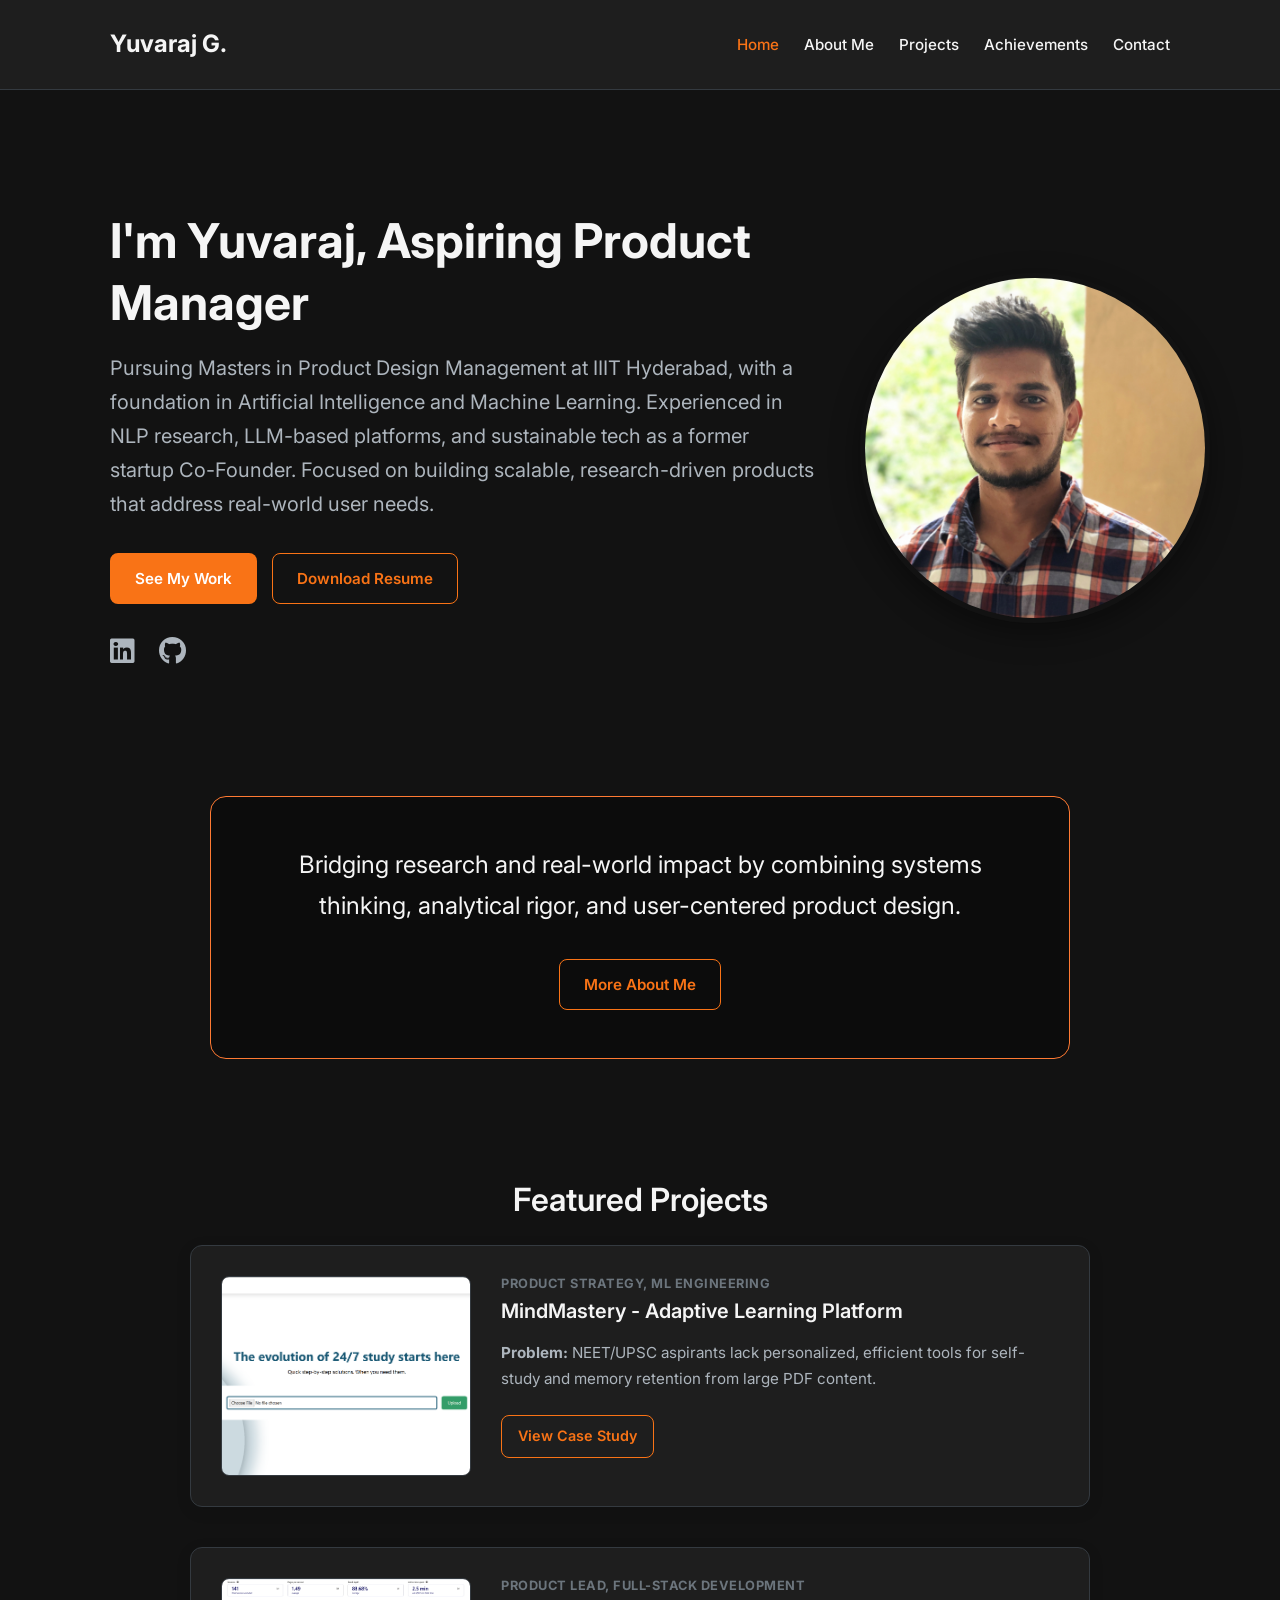
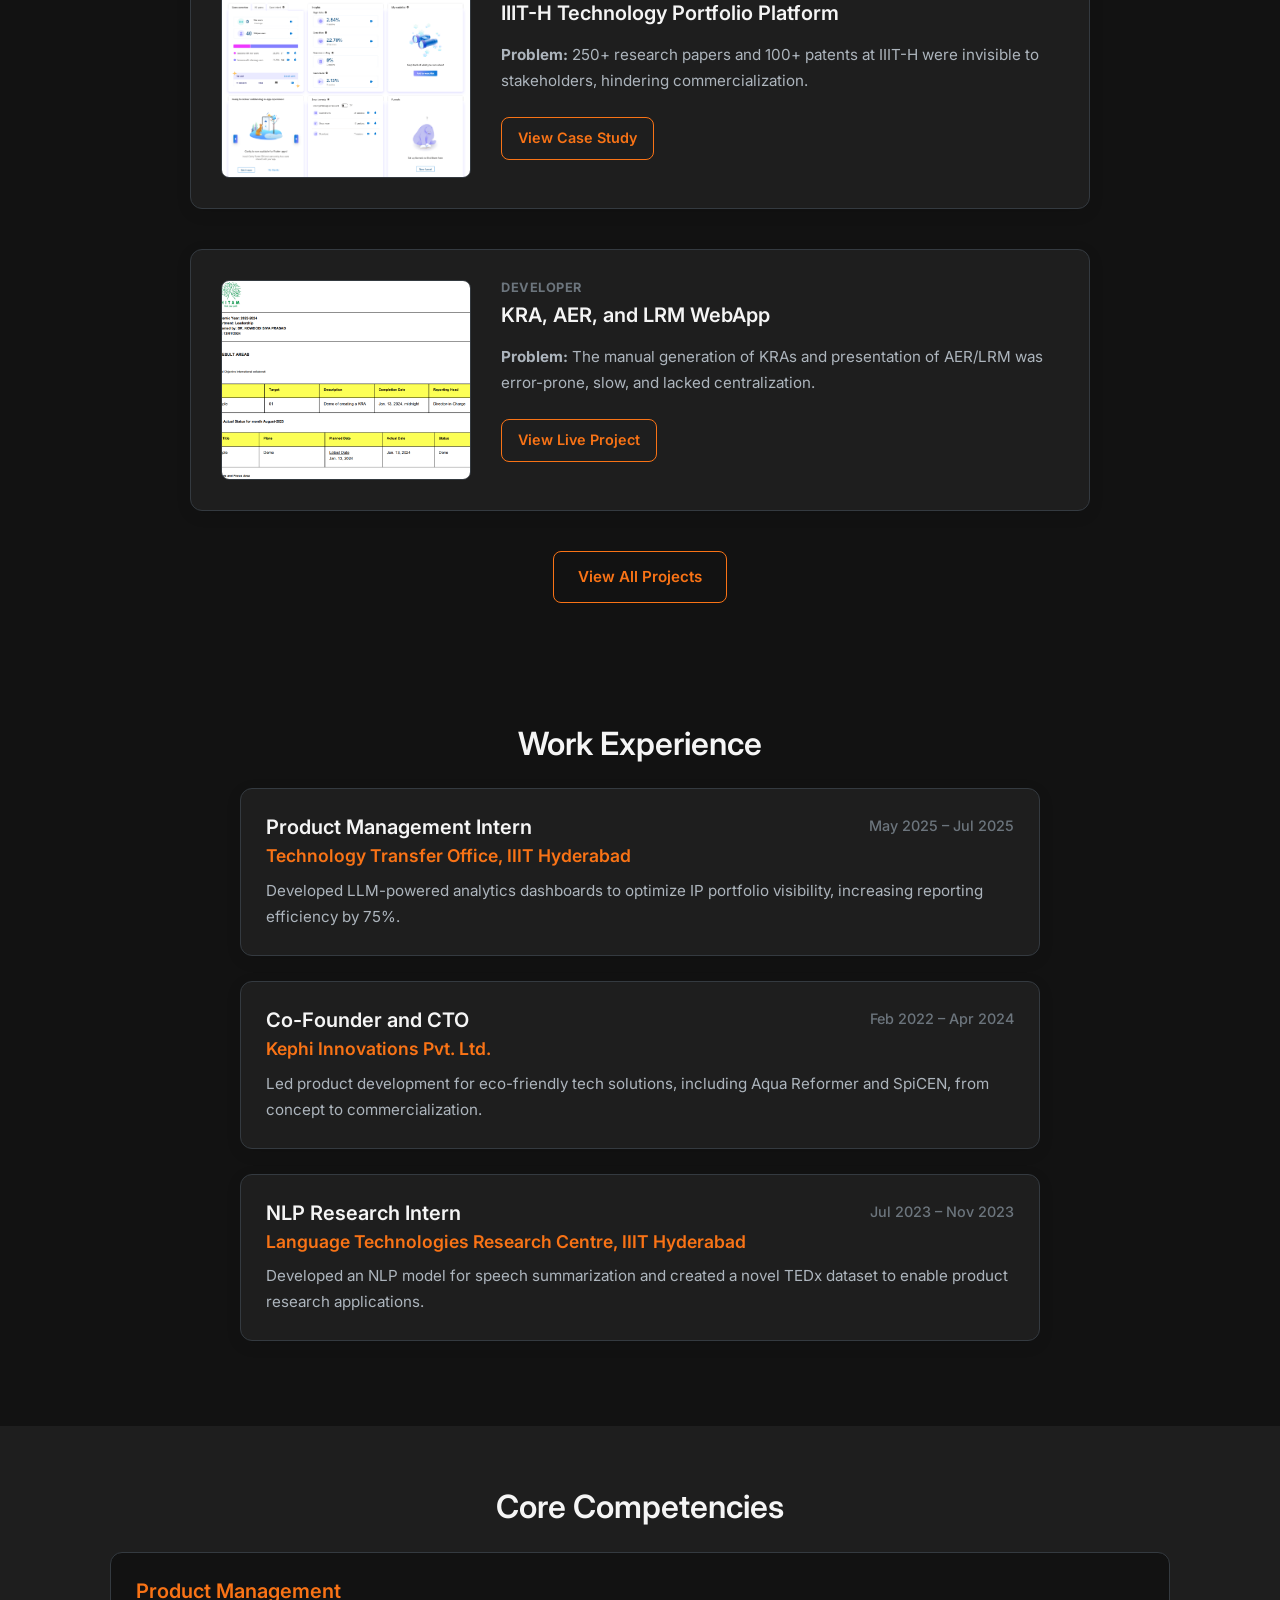
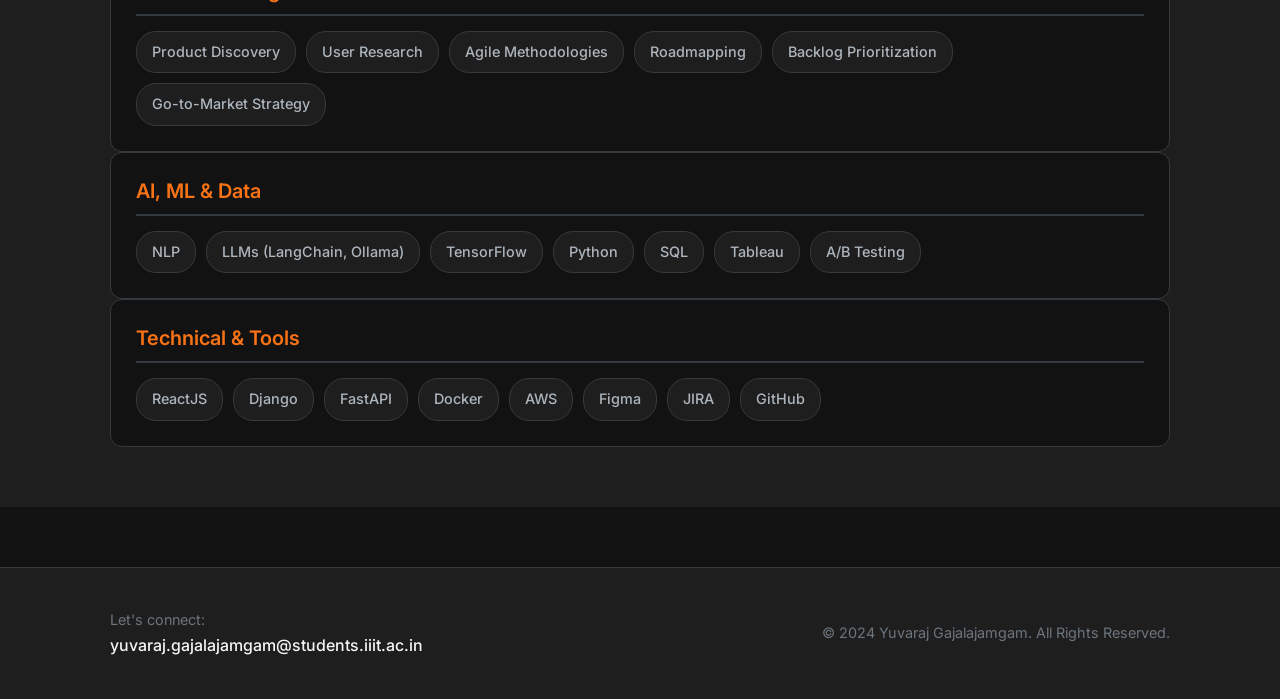
<file: index.html>
<!DOCTYPE html>
<html lang="en">
<head>
    <meta charset="UTF-8">
    <meta name="viewport" content="width=device-width, initial-scale=1.0">
    <title>Yuvaraj Gajalajamgam - Technical Product Manager</title>
    
    <link rel="preconnect" href="https://fonts.googleapis.com">
    <link rel="preconnect" href="https://fonts.gstatic.com" crossorigin>
    <link href="https://fonts.googleapis.com/css2?family=Inter:wght@400;500;600;700&display=swap" rel="stylesheet">
    
    <link rel="stylesheet" href="https://cdnjs.cloudflare.com/ajax/libs/font-awesome/5.15.4/css/all.min.css">
    
    <link rel="stylesheet" href="css/styles.css">
    
    <script async src="https://www.googletagmanager.com/gtag/js?id=G-4CW0TWC4KN"></script>
    <script>
      window.dataLayer = window.dataLayer || [];
      function gtag(){dataLayer.push(arguments);}
      gtag('js', new Date());
      gtag('config', 'G-4CW0TWC4KN');
    </script>
</head>
<body>

    <header>
        <div class="container">
            <a href="index.html" class="logo">Yuvaraj G.</a>
            <nav>
                <ul>
                    <li><a href="index.html" class="active">Home</a></li>
                    <li><a href="aboutme.html">About Me</a></li>
                    <li><a href="project.html">Projects</a></li>
                    <li><a href="achievements.html">Achievements</a></li>
                    <li><a href="contact.html">Contact</a></li>
                </ul>
            </nav>
        </div>
    </header>

    <main>

        <section id="home">
            <div class="container">
                <div class="hero-text">
                    <h1>I'm Yuvaraj, Aspiring Product Manager</h1>
                    <p class="sub-headline">
                        Pursuing Masters in Product Design Management at IIIT Hyderabad, with a foundation in Artificial Intelligence and Machine Learning. Experienced in NLP research, LLM-based platforms, and sustainable tech as a former startup Co-Founder. Focused on building scalable, research-driven products that address real-world user needs.
                    </p>
                    <div class="hero-cta-group">
                        <a href="project.html" class="btn btn-primary">See My Work</a>
                        <a href="/assets/Gajalajamgam_Yuvaraj.pdf" download class="btn btn-secondary">Download Resume</a>
                    </div>
                    <div class="social-media">
                        <a href="https://www.linkedin.com/in/yuvaraj-gajalajamgam" target="_blank" aria-label="LinkedIn"><i class="fab fa-linkedin"></i></a>
                        <a href="https://github.com/yuvi-crypto" target="_blank" aria-label="GitHub"><i class="fab fa-github"></i></a>
                    </div>
                </div>
                <div class="hero-image">
                    <img src="assets/profile2.jpg" alt="Profile Picture of Yuvaraj Gajalajamgam">
                </div>
            </div>
        </section>

        <section id="about-summary">
            <div class="container">
                <div class="hero-card">
                <h2>Bridging research and real-world impact by combining systems thinking, analytical rigor, and user-centered product design.
                </h2>
                <a href="aboutme.html" class="btn btn-secondary">More About Me</a>
                </div>
            </div>

        </section>

        <section id="projects">
            <div class="container">
                <h2>Featured Projects</h2>
                <div class="project-grid">

                    <div class="project-card">
                        <div class="project-image">
                            <img src="assets/home.png" alt="MindMastery App Screenshot">
                        </div>
                        <div class="project-content">
                            <h4>Product Strategy, ML Engineering</h4>
                            <h3>MindMastery - Adaptive Learning Platform</h3>
                            <p>
                                <strong>Problem:</strong> NEET/UPSC aspirants lack personalized, efficient tools for self-study and memory retention from large PDF content.
                            </p>
                            <a href="project.html" class="btn btn-secondary">View Case Study</a>
                        </div>
                    </div>

                    <div class="project-card">
                        <div class="project-image">
                            <img src="assets/IIIT.png" alt="IIIT-H Technology Portfolio Dashboard">
                        </div>
                        <div class="project-content">
                            <h4>Product Lead, Full-Stack Development</h4>
                            <h3>IIIT-H Technology Portfolio Platform</h3>
                            <p>
                                <strong>Problem:</strong> 250+ research papers and 100+ patents at IIIT-H were invisible to stakeholders, hindering commercialization.
                            </p>
                            <a href="project.html" class="btn btn-secondary">View Case Study</a>
                        </div>
                    </div>
                    
                    <div class="project-card">
                        <div class="project-image">
                            <img src="assets/kra.png" alt="KRA WebApp Screenshot">
                        </div>
                        <div class="project-content">
                            <h4>Developer</h4>
                            <h3>KRA, AER, and LRM WebApp</h3>
                            <p>
                                <strong>Problem:</strong> The manual generation of KRAs and presentation of AER/LRM was error-prone, slow, and lacked centralization.
                            </p>
                            <a href="https://kraautomation.hitam.org/" target="_blank" class="btn btn-secondary">View Live Project</a>
                        </div>
                    </div>
                    
                </div>
                <div class="view-all-container">
                    <a href="project.html" class="btn btn-secondary">View All Projects</a>
                </div>
            </div>
        </section>

        <section id="experience">
            <div class="container">
                <h2>Work Experience</h2>
                <div class="experience-timeline">
                
                    <div class="experience-item">
                        <header>
                            <div>
                                <h3>Product Management Intern</h3>
                                <h4>Technology Transfer Office, IIIT Hyderabad</h4>
                            </div>
                            <span class="date">May 2025 – Jul 2025</span>
                        </header>
                        <p>Developed LLM-powered analytics dashboards to optimize IP portfolio visibility, increasing reporting efficiency by 75%.</p>
                    </div>
                    
                    <div class="experience-item">
                        <header>
                            <div>
                                <h3>Co-Founder and CTO</h3>
                                <h4>Kephi Innovations Pvt. Ltd.</h4>
                            </div>
                            <span class="date">Feb 2022 – Apr 2024</span>
                        </header>
                        <p>Led product development for eco-friendly tech solutions, including Aqua Reformer and SpiCEN, from concept to commercialization.</p>
                    </div>

                    <div class="experience-item">
                        <header>
                            <div>
                                <h3>NLP Research Intern</h3>
                                <h4>Language Technologies Research Centre, IIIT Hyderabad</h4>
                            </div>
                            <span class="date">Jul 2023 – Nov 2023</span>
                        </header>
                        <p>Developed an NLP model for speech summarization and created a novel TEDx dataset to enable product research applications.</p>
                    </div>

                </div>
            </div>
        </section>

        <section id="skills">
            <div class="container">
                <h2>Core Competencies</h2>
                <div classs="skills-container">
                
                    <div class="skill-category">
                        <h3>Product Management</h3>
                        <div class="skill-list">
                            <span class="skill-tag">Product Discovery</span>
                            <span class="skill-tag">User Research</span>
                            <span class="skill-tag">Agile Methodologies</span>
                            <span class="skill-tag">Roadmapping</span>
                            <span class="skill-tag">Backlog Prioritization</span>
                            <span class="skill-tag">Go-to-Market Strategy</span>
                        </div>
                    </div>

                    <div class="skill-category">
                        <h3>AI, ML & Data</h3>
                        <div class="skill-list">
                            <span class="skill-tag">NLP</span>
                            <span class="skill-tag">LLMs (LangChain, Ollama)</span>
                            <span class="skill-tag">TensorFlow</span>
                            <span class="skill-tag">Python</span>
                            <span class="skill-tag">SQL</span>
                            <span class="skill-tag">Tableau</span>
                            <span class="skill-tag">A/B Testing</span>
                        </div>
                    </div>

                    <div class="skill-category">
                        <h3>Technical & Tools</h3>
                        <div class="skill-list">
                            <span class="skill-tag">ReactJS</span>
                            <span class="skill-tag">Django</span>
                            <span class="skill-tag">FastAPI</span>
                            <span class="skill-tag">Docker</span>
                            <span class="skill-tag">AWS</span>
                            <span class="skill-tag">Figma</span>
                            <span class="skill-tag">JIRA</span>
                            <span class="skill-tag">GitHub</span>
                        </div>
                    </div>
                </div>
            </div>
        </section>

    </main>

    <footer>
        <div class="container">
            <div class="footer-contact">
                <p>Let's connect:</p>
                <a href="mailto:yuvaraj.gajalajamgam@students.iiit.ac.c">yuvaraj.gajalajamgam@students.iiit.ac.in</a>
            </div>
            <div class="copyright">
                <p>&copy; 2024 Yuvaraj Gajalajamgam. All Rights Reserved.</p>
            </div>
        </div>
    </footer>

</body>

</html>
</file>
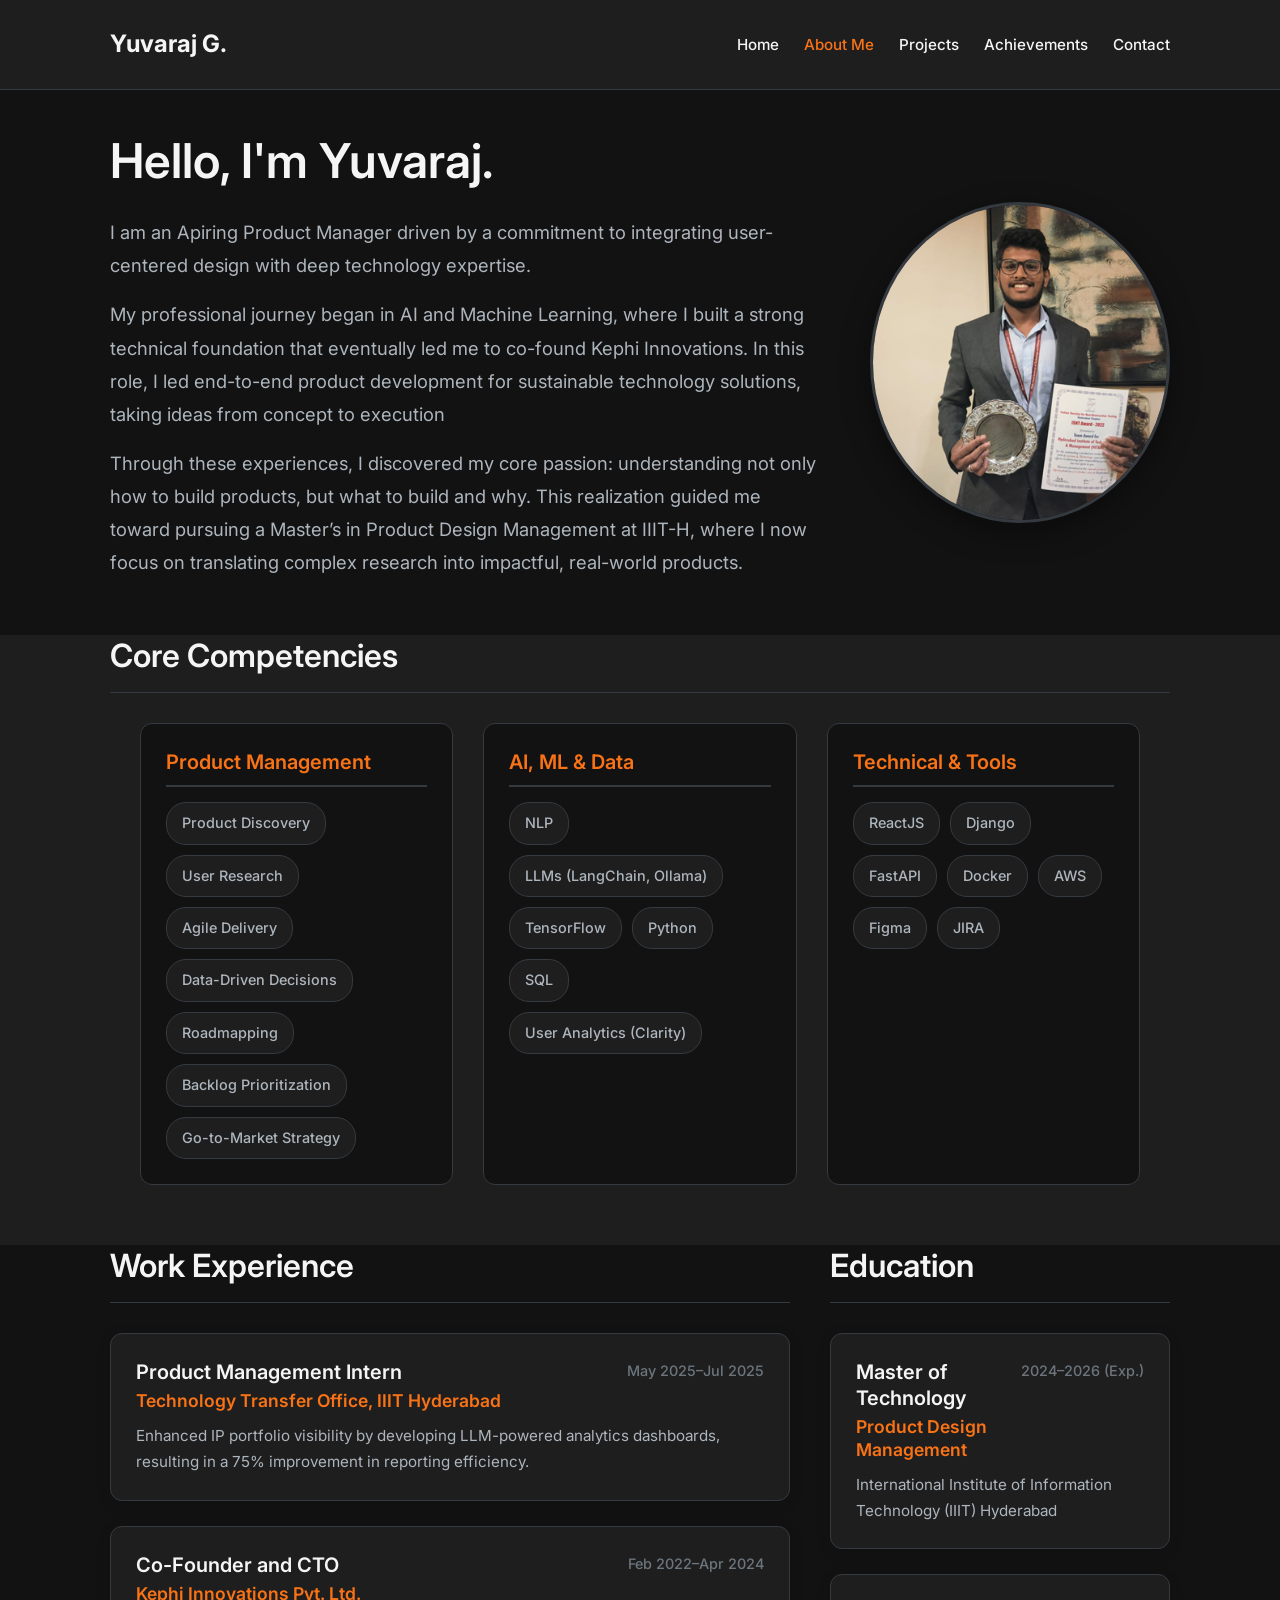
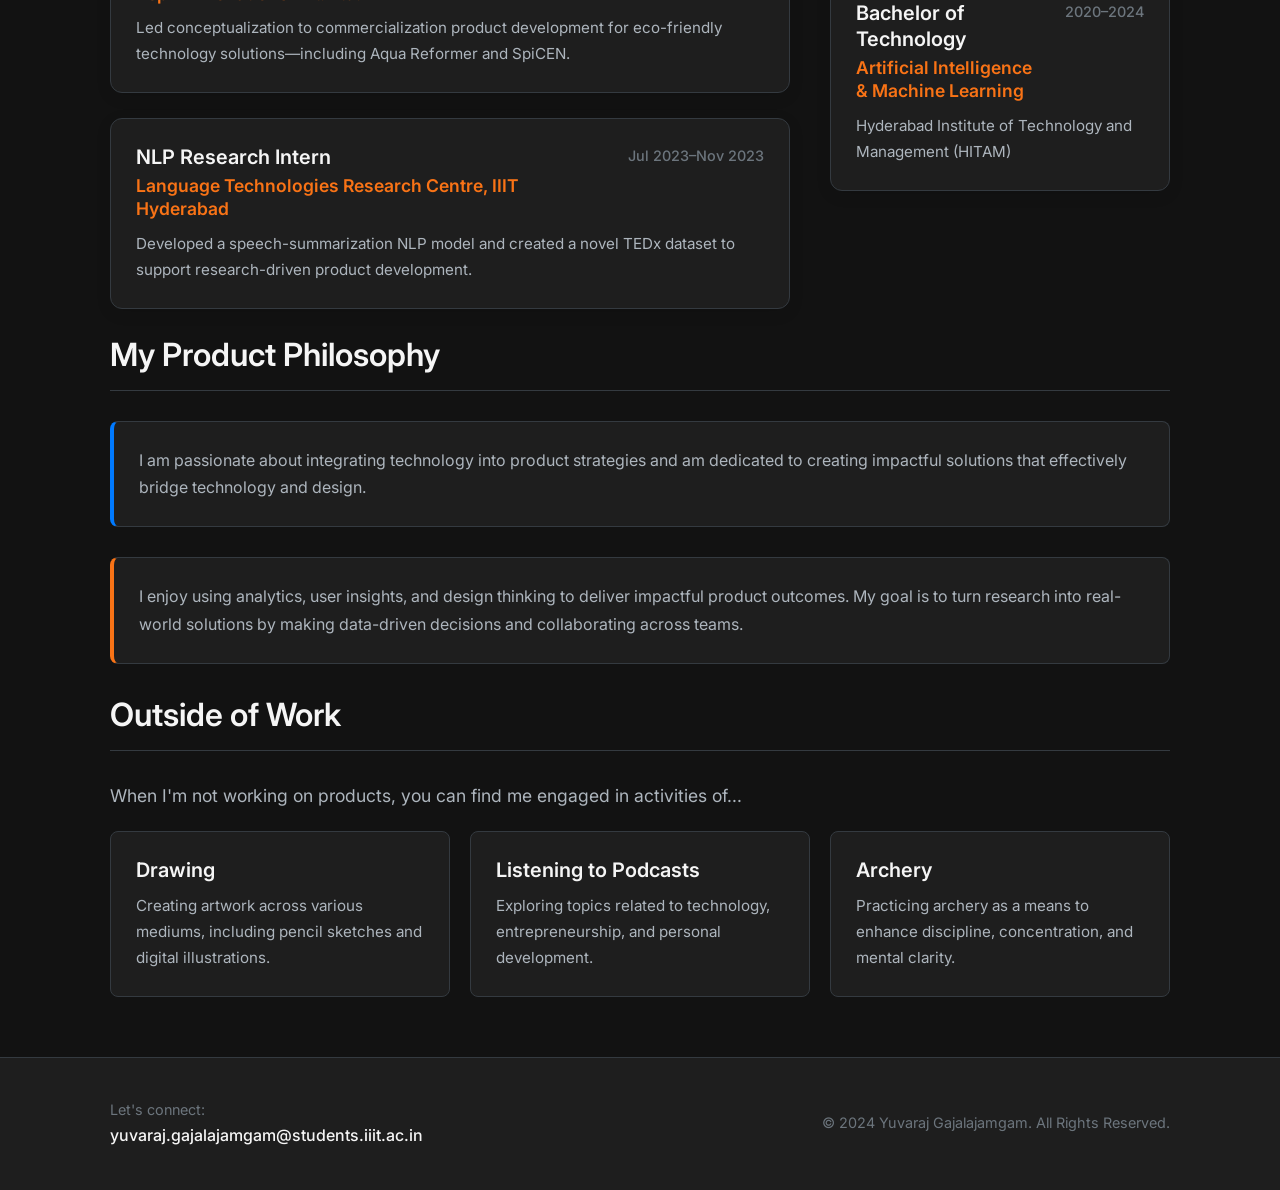
<file: aboutme.html>
<!DOCTYPE html>
<html lang="en">
<head>
    <meta charset="UTF-8">
    <meta name="viewport" content="width=device-width, initial-scale=1.0">
    <title>About Me - Yuvaraj Gajalajamgam</title>
    
    <link rel="preconnect" href="https://fonts.googleapis.com">
    <link rel="preconnect" href="https://fonts.gstatic.com" crossorigin>
    <link href="https://fonts.googleapis.com/css2?family=Inter:wght@400;500;600;700&display=swap" rel="stylesheet">
    <link rel="stylesheet" href="https://cdnjs.cloudflare.com/ajax/libs/font-awesome/5.15.4/css/all.min.css">
    
    <link rel="stylesheet" href="css/style.css">

    <style>
        /* New styles for this page */
        .about-hero-layout {
            display: flex;
            align-items: center;
            gap: 50px;
            padding: 40px 0;
        }
        .about-hero-text {
            flex: 2;
        }
        .about-hero-text h1 {
            font-size: 3rem;
            text-align: left;
            margin-bottom: 1.5rem;
        }
        .about-hero-text p {
            font-size: 1.15rem;
            line-height: 1.8;
            color: var(--color-body);
        }
        .about-hero-image {
            flex: 1;
            max-width: 300px;
        }
        .about-hero-image img {
            border-radius: 50%;
            border: 3px solid var(--color-border);
            box-shadow: 0 10px 30px rgba(0, 0, 0, 0.4);
        }

        .journey-layout {
            display: grid;
            grid-template-columns: 2fr 1fr;
            gap: 40px;
        }

        .education-list .experience-item {
            margin-bottom: 25px;
        }
        
        .hobbies-grid {
            display: grid;
            grid-template-columns: repeat(auto-fit, minmax(250px, 1fr));
            gap: 20px;
            margin-top: 20px;
        }
        .hobby-item {
            background: var(--color-card);
            border-radius: 8px;
            padding: 25px;
            border: 1px solid var(--color-border);
        }
        .hobby-item h3 {
            color: var(--color-headings);
            margin-bottom: 10px;
        }
        .hobby-item p {
            font-size: 0.95rem;
            color: var(--color-body);
            margin-bottom: 0;
        }

        /* Responsive */
        @media (max-width: 768px) {
            .about-hero-layout {
                flex-direction: column;
                text-align: center;
            }
            .about-hero-text h1 {
                text-align: center;
            }
            .journey-layout {
                grid-template-columns: 1fr;
            }
        }
    </style>
</head>
<body>

    <header>
        <div class="container">
            <a href="index.html" class="logo">Yuvaraj G.</a>
            <nav>
                <ul>
                    <li><a href="index.html">Home</a></li>
                    <li><a href="aboutme.html" class="active">About Me</a></li>
                    <li><a href="project.html">Projects</a></li>
                    <li><a href="achievements.html">Achievements</a></li>
                    <li><a href="contact.html">Contact</a></li>
                </ul>
            </nav>
        </div>
    </header>

    <main>
        <section id="about-hero" class="container">
            <div class="about-hero-layout">
                <div class="about-hero-text">
                    <h1>Hello, I'm Yuvaraj.</h1>
                    <p>
                        I am an Apiring Product Manager driven by a commitment to integrating user-centered design with deep technology expertise.
                    </p>
                    <p>
                        My professional journey began in AI and Machine Learning, where I built a strong technical foundation that eventually led me to co-found Kephi Innovations. In this role, I led end-to-end product development for sustainable technology solutions, taking ideas from concept to execution
                    </p>
                    <p>
                       Through these experiences, I discovered my core passion: understanding not only how to build products, but what to build and why. This realization guided me toward pursuing a Master’s in Product Design Management at IIIT-H, where I now focus on translating complex research into impactful, real-world products.
                    </p>
                </div>
                <div class="about-hero-image">
                    <img src="assets/profile.png" alt="Yuvaraj Gajalajamgam">
                </div>
            </div>
        </section>

        <section id="skills" style="padding-top: 0;">
            <div class="container">
                <h2 style="text-align: left; border-bottom: 1px solid var(--color-border); padding-bottom: 15px;">Core Competencies</h2>
                <div class="skills-container" style="margin-top: 30px;">
                    <div class="skill-category">
                        <h3>Product Management</h3>
                        <div class="skill-list">
                            <span class="skill-tag">Product Discovery</span>
                            <span class="skill-tag">User Research</span>
                            <span class="skill-tag">Agile Delivery</span>
                            <span class="skill-tag">Data-Driven Decisions</span>
                            <span class="skill-tag">Roadmapping</span>
                            <span class="skill-tag">Backlog Prioritization</span>
                            <span class="skill-tag">Go-to-Market Strategy</span>
                        </div>
                    </div>
                    <div class="skill-category">
                        <h3>AI, ML & Data</h3>
                        <div class="skill-list">
                            <span class="skill-tag">NLP</span>
                            <span class="skill-tag">LLMs (LangChain, Ollama)</span>
                            <span class="skill-tag">TensorFlow</span>
                            <span class="skill-tag">Python</span>
                            <span class="skill-tag">SQL</span>
                            <span class="skill-tag">User Analytics (Clarity)</span>
                        </div>
                    </div>
                    <div class="skill-category">
                        <h3>Technical & Tools</h3>
                        <div class="skill-list">
                            <span class="skill-tag">ReactJS</span>
                            <span class="skill-tag">Django</span>
                            <span class="skill-tag">FastAPI</span>
                            <span class="skill-tag">Docker</span>
                            <span class="skill-tag">AWS</span>
                            <span class="skill-tag">Figma</span>
                            <span class="skill-tag">JIRA</span>
                        </div>
                    </div>
                </div>
            </div>
        </section>

        <section class="container">
            <div class="journey-layout">
                <div class="experience-side">
                    <h2 style="text-align: left; border-bottom: 1px solid var(--color-border); padding-bottom: 15px; margin-bottom: 30px;">Work Experience</h2>
                    
                    <div class="experience-item">
                        <header>
                            <div>
                                <h3>Product Management Intern</h3>
                                <h4>Technology Transfer Office, IIIT Hyderabad</h4>
                            </div>
                            <span class="date">May 2025–Jul 2025</span>
                        </header>
                        <p>Enhanced IP portfolio visibility by developing LLM-powered analytics dashboards, resulting in a 75% improvement in reporting efficiency.</p>
                    </div>
                    
                    <div class="experience-item">
                        <header>
                            <div>
                                <h3>Co-Founder and CTO</h3>
                                <h4>Kephi Innovations Pvt. Ltd.</h4>
                            </div>
                            <span class="date">Feb 2022–Apr 2024</span>
                        </header>
                        <p>Led conceptualization to commercialization product development for eco-friendly technology solutions—including Aqua Reformer and SpiCEN.</p>
                    </div>

                    <div class="experience-item">
                        <header>
                            <div>
                                <h3>NLP Research Intern</h3>
                                <h4>Language Technologies Research Centre, IIIT Hyderabad</h4>
                            </div>
                            <span class="date">Jul 2023–Nov 2023</span>
                        </header>
                        <p>Developed a speech-summarization NLP model and created a novel TEDx dataset to support research-driven product development.</p>
                    </div>
                </div>

                <div class="education-side">
                    <h2 style="text-align: left; border-bottom: 1px solid var(--color-border); padding-bottom: 15px; margin-bottom: 30px;">Education</h2>
                    
                    <div class="education-list">
                        <div class="experience-item">
                            <header>
                                <div>
                                    <h3>Master of Technology</h3>
                                    <h4>Product Design Management</h4>
                                </div>
                                <span class="date">2024–2026 (Exp.)</span>
                            </header>
                            <p>International Institute of Information Technology (IIIT) Hyderabad</p>
                        </div>
                        
                        <div class="experience-item">
                            <header>
                                <div>
                                    <h3>Bachelor of Technology</h3>
                                    <h4>Artificial Intelligence & Machine Learning</h4>
                                </div>
                                <span class="date">2020–2024</span>
                            </header>
                            <p>Hyderabad Institute of Technology and Management (HITAM)</p>
                        </div>
                    </div>
                </div>
            </div>
        </section>

        <section class="container">
            <h2 style="text-align: left; border-bottom: 1px solid var(--color-border); padding-bottom: 15px; margin-bottom: 30px;">My Product Philosophy</h2>
            
            <div class="callout-box insight" style="margin-bottom: 20px;">
                <p>I am passionate about integrating technology into product strategies and am dedicated to creating impactful solutions that effectively bridge technology and design.</p>
            </div>
            <div class="callout-box">
                <p>I enjoy using analytics, user insights, and design thinking to deliver impactful product outcomes. My goal is to turn research into real-world solutions by making data-driven decisions and collaborating across teams.</p>
            </div>
        </section>

        <section class="container" style="padding-top: 0;">
            <h2 style="text-align: left; border-bottom: 1px solid var(--color-border); padding-bottom: 15px; margin-bottom: 30px;">Outside of Work</h2>
            <p style="font-size: 1.1rem; color: var(--color-body);">When I'm not working on products, you can find me engaged in activities of...</p>
            <div class="hobbies-grid">
                <div class="hobby-item">
                    <h3>Drawing</h3>
                    <p>Creating artwork across various mediums, including pencil sketches and digital illustrations.</p>
                </div>
                <div class="hobby-item">
                    <h3>Listening to Podcasts</h3>
                    <p>Exploring topics related to technology, entrepreneurship, and personal development.</p>
                </div>
                <div class="hobby-item">
                    <h3>Archery</h3>
                    <p>Practicing archery as a means to enhance discipline, concentration, and mental clarity.</p>
                </div>
            </div>
        </section>
    </main>

    <footer>
        <div class="container">
            <div class="footer-contact">
                <p>Let's connect:</p>
                <a href="mailto:yuvaraj.gajalajamgam@students.iiit.ac.in">yuvaraj.gajalajamgam@students.iiit.ac.in</a>
            </div>
            <div class="copyright">
                <p>&copy; 2024 Yuvaraj Gajalajamgam. All Rights Reserved.</p>
            </div>
        </div>
    </footer>
</body>

</html>
</file>
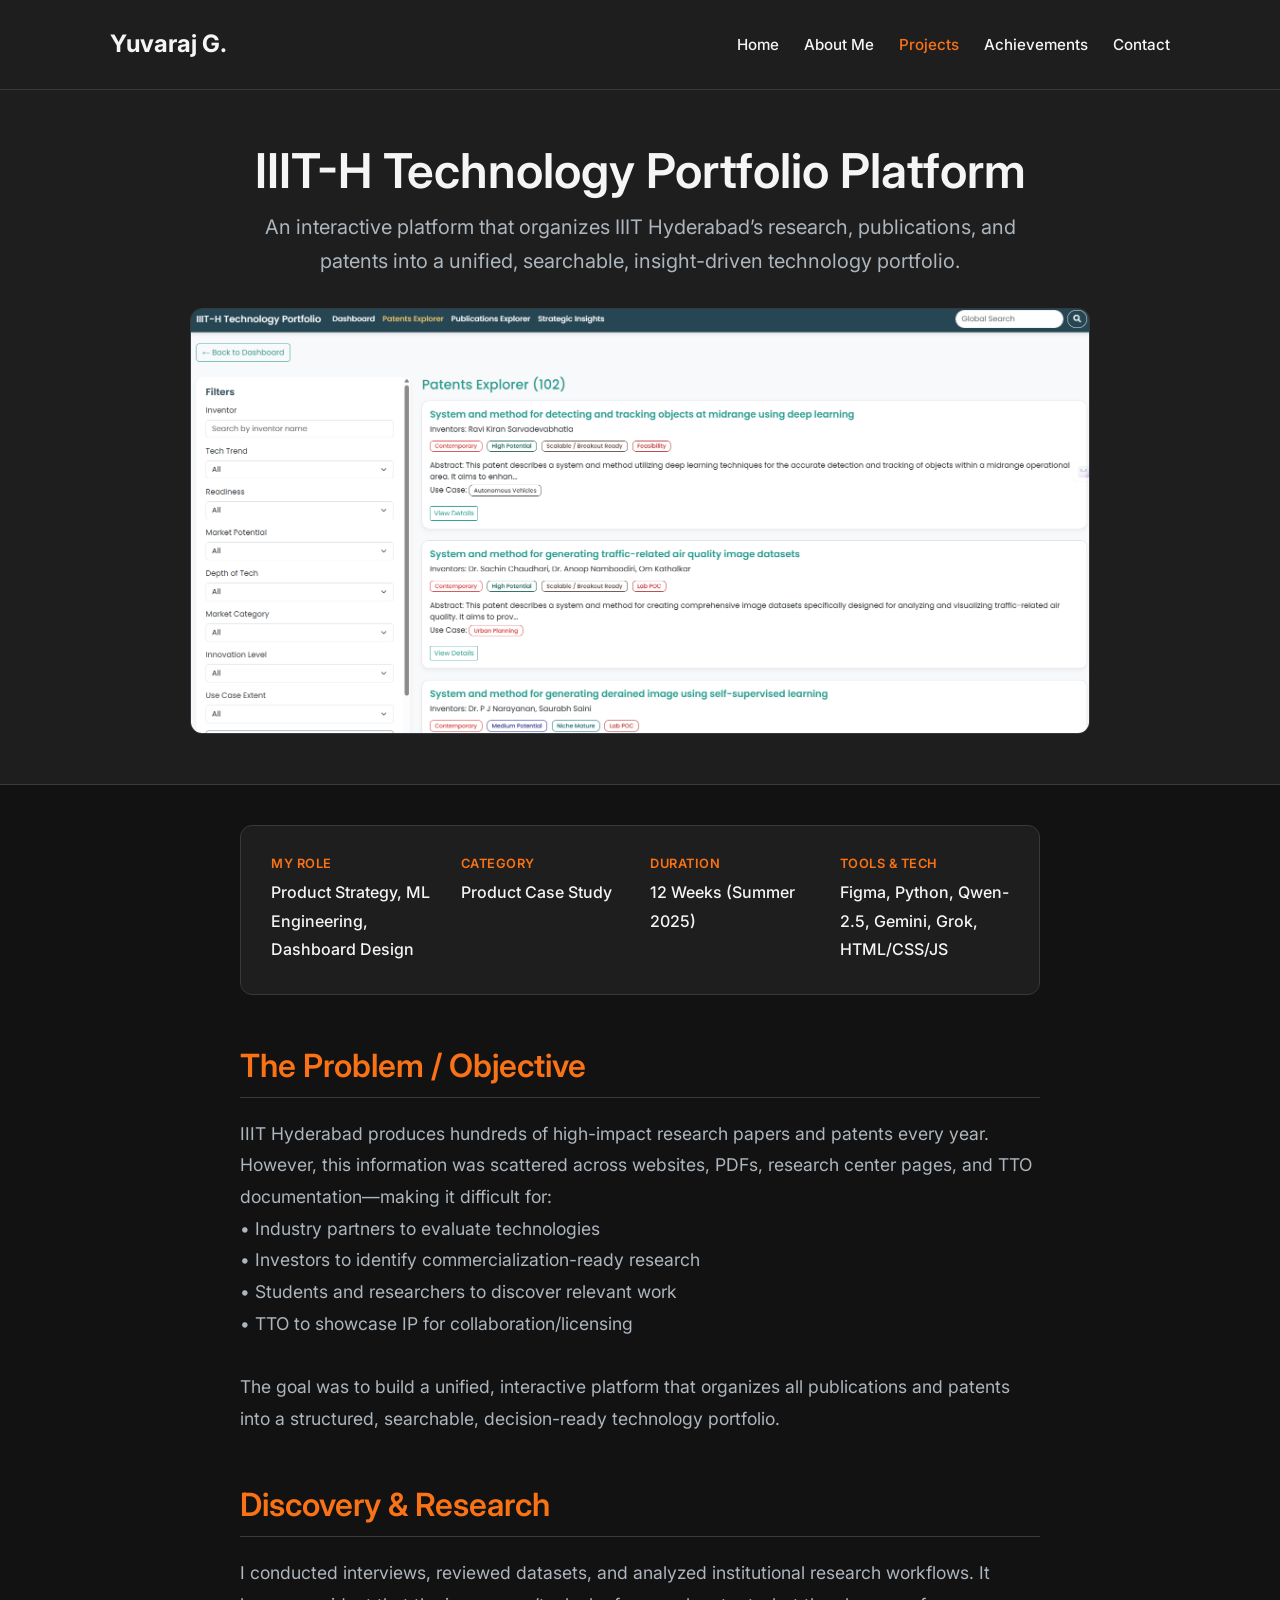
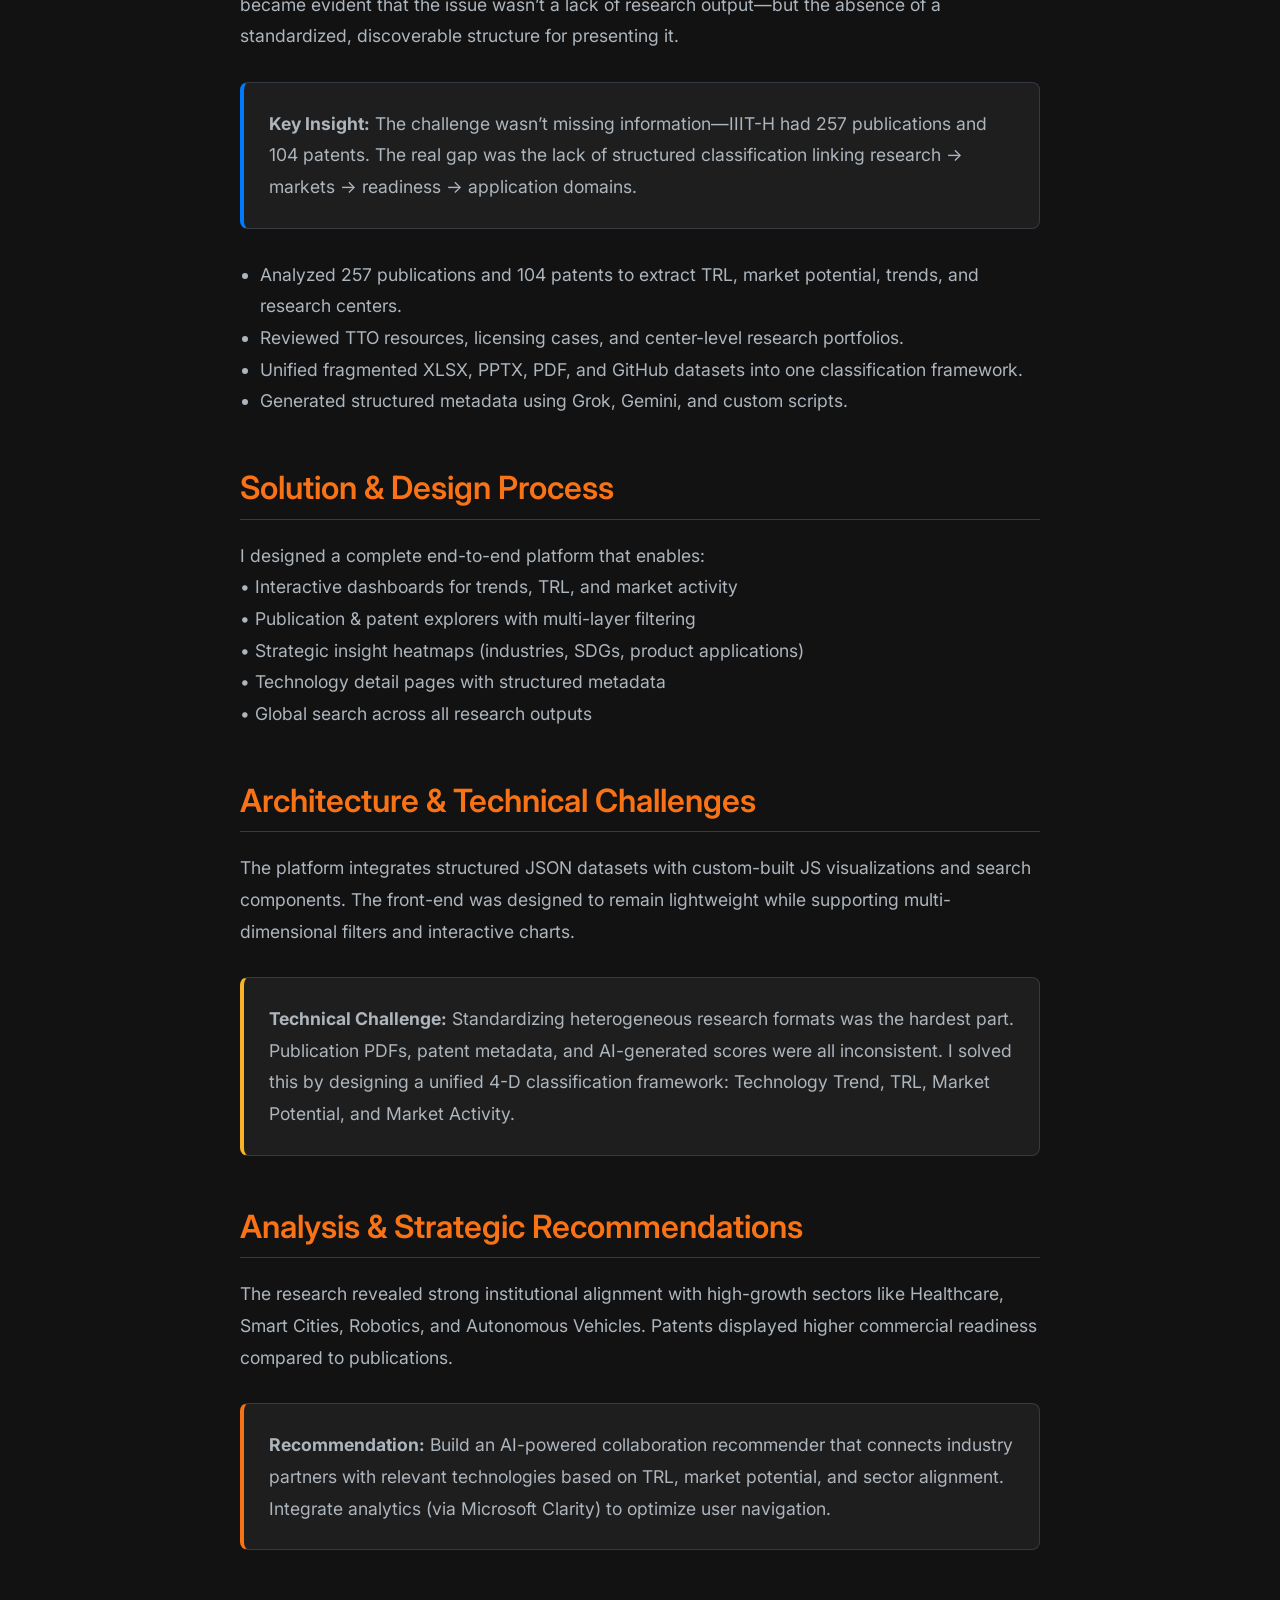
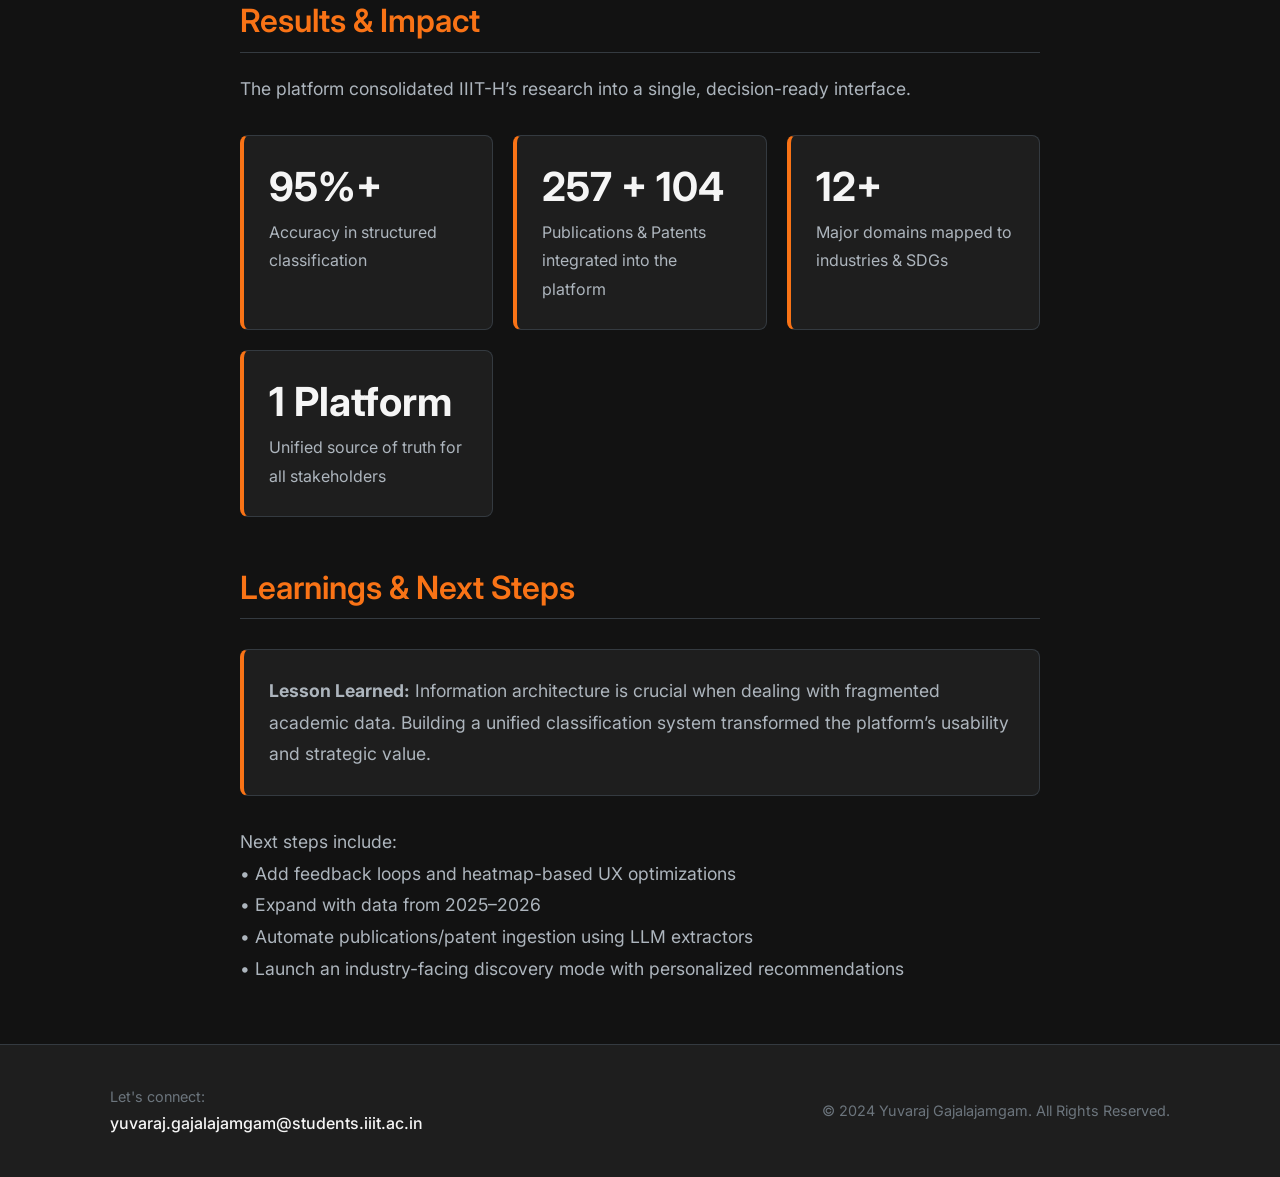
<file: case-study-template.html>
<!-- IIIT-H Technology Portfolio Case Study Page -->
<!DOCTYPE html>
<html lang="en">
<head>
    <meta charset="UTF-8">
    <meta name="viewport" content="width=device-width, initial-scale=1.0">
    <title>Project: IIIT-H Technology Portfolio Platform - Yuvaraj Gajalajamgam</title>

    <link rel="preconnect" href="https://fonts.googleapis.com">
    <link rel="preconnect" href="https://fonts.gstatic.com" crossorigin>
    <link href="https://fonts.googleapis.com/css2?family=Inter:wght@400;500;600;700&display=swap" rel="stylesheet">
    <link rel="stylesheet" href="https://cdnjs.cloudflare.com/ajax/libs/font-awesome/5.15.4/css/all.min.css">

    <link rel="stylesheet" href="css/style.css">
</head>
<body>

<header>
    <div class="container">
        <a href="index.html" class="logo">Yuvaraj G.</a>
        <nav>
            <ul>
                <li><a href="index.html">Home</a></li>
                <li><a href="aboutme.html">About Me</a></li>
                <li><a href="project.html" class="active">Projects</a></li>
                <li><a href="achievements.html">Achievements</a></li>
                <li><a href="contact.html">Contact</a></li>
            </ul>
        </nav>
    </div>
</header>

<main>
    <section class="case-study-hero">
        <div class="container">
            <h1>IIIT-H Technology Portfolio Platform</h1>
            <p class="subtitle">
                An interactive platform that organizes IIIT Hyderabad’s research, publications, and patents into a unified,
                searchable, insight-driven technology portfolio.
            </p>
            <img src="assets/iiith2.png" alt="IIIT-H Technology Portfolio Hero Image">
        </div>
    </section>

    <section class="container">
        <div class="case-study-content">

            <!-- SUMMARY BOX -->
            <div class="project-summary-box">
                <div class="summary-item">
                    <h4>My Role</h4>
                    <p>Product Strategy, ML Engineering, Dashboard Design</p>
                </div>
                <div class="summary-item">
                    <h4>Category</h4>
                    <p>Product Case Study</p>
                </div>
                <div class="summary-item">
                    <h4>Duration</h4>
                    <p>12 Weeks (Summer 2025)</p>
                </div>
                <div class="summary-item">
                    <h4>Tools & Tech</h4>
                    <p>Figma, Python, Qwen-2.5, Gemini, Grok, HTML/CSS/JS</p>
                </div>
            </div>

            <!-- PROBLEM -->
            <h2>The Problem / Objective</h2>
            <p>
                IIIT Hyderabad produces hundreds of high-impact research papers and patents every year. However, this information
                was scattered across websites, PDFs, research center pages, and TTO documentation—making it difficult for:
                <br>• Industry partners to evaluate technologies
                <br>• Investors to identify commercialization-ready research
                <br>• Students and researchers to discover relevant work
                <br>• TTO to showcase IP for collaboration/licensing
                <br><br>
                The goal was to build a unified, interactive platform that organizes all publications and patents into a structured,
                searchable, decision-ready technology portfolio.
            </p>

            <!-- DISCOVERY -->
            <h2>Discovery & Research</h2>
            <p>
                I conducted interviews, reviewed datasets, and analyzed institutional research workflows.
                It became evident that the issue wasn’t a lack of research output—but the absence of a standardized,
                discoverable structure for presenting it.
            </p>

            <div class="callout-box insight">
                <p>
                    <strong>Key Insight:</strong> The challenge wasn’t missing information—IIIT-H had 257 publications and 104 patents.
                    The real gap was the lack of structured classification linking research → markets → readiness → application domains.
                </p>
            </div>

            <ul>
                <li>Analyzed 257 publications and 104 patents to extract TRL, market potential, trends, and research centers.</li>
                <li>Reviewed TTO resources, licensing cases, and center-level research portfolios.</li>
                <li>Unified fragmented XLSX, PPTX, PDF, and GitHub datasets into one classification framework.</li>
                <li>Generated structured metadata using Grok, Gemini, and custom scripts.</li>
            </ul>

            <!--
            <div class="image-gallery two-col">
                <img src="assets/placeholder-persona.png" alt="User Research Persona">
                <img src="assets/placeholder-journey-map.png" alt="User Journey Map">
            </div>
            -->

            <!-- SOLUTION -->
            <h2>Solution & Design Process</h2>
            <p>
                I designed a complete end-to-end platform that enables:
                <br>• Interactive dashboards for trends, TRL, and market activity
                <br>• Publication & patent explorers with multi-layer filtering
                <br>• Strategic insight heatmaps (industries, SDGs, product applications)
                <br>• Technology detail pages with structured metadata
                <br>• Global search across all research outputs
            </p>
            <!--
            <div class="image-gallery two-col">
                <img src="assets/placeholder-figma-lowfi.png" alt="Low-fidelity mockups">
                <img src="assets/placeholder-figma-hifi.png" alt="High-fidelity mockups">
            </div>
            -->

            <!-- TECH CHALLENGES -->
            <h2>Architecture & Technical Challenges</h2>
            <p>
                The platform integrates structured JSON datasets with custom-built JS visualizations and search components.
                The front-end was designed to remain lightweight while supporting multi-dimensional filters and interactive charts.
            </p>

            <div class="callout-box challenge">
                <p>
                    <strong>Technical Challenge:</strong> Standardizing heterogeneous research formats was the hardest part. Publication PDFs,
                    patent metadata, and AI-generated scores were all inconsistent. I solved this by designing a unified 4-D classification framework:
                    Technology Trend, TRL, Market Potential, and Market Activity.
                </p>
            </div>

            <!-- ANALYSIS -->
            <h2>Analysis & Strategic Recommendations</h2>
            <p>
                The research revealed strong institutional alignment with high-growth sectors like Healthcare, Smart Cities,
                Robotics, and Autonomous Vehicles. Patents displayed higher commercial readiness compared to publications.
            </p>

            <div class="callout-box">
                <p>
                    <strong>Recommendation:</strong> Build an AI-powered collaboration recommender that connects industry partners
                    with relevant technologies based on TRL, market potential, and sector alignment. Integrate analytics (via Microsoft Clarity)
                    to optimize user navigation.
                </p>
            </div>

            <!-- RESULTS -->
            <h2>Results & Impact</h2>
            <p>The platform consolidated IIIT-H’s research into a single, decision-ready interface.</p>

            <div class="metric-grid">
                <div class="metric-item">
                    <h3>95%+</h3>
                    <p>Accuracy in structured classification</p>
                </div>
                <div class="metric-item">
                    <h3>257 + 104</h3>
                    <p>Publications & Patents integrated into the platform</p>
                </div>
                <div class="metric-item">
                    <h3>12+</h3>
                    <p>Major domains mapped to industries & SDGs</p>
                </div>
                <div class="metric-item">
                    <h3>1 Platform</h3>
                    <p>Unified source of truth for all stakeholders</p>
                </div>
            </div>

            <!-- LEARNINGS -->
            <h2>Learnings & Next Steps</h2>
            <div class="callout-box">
                <p>
                    <strong>Lesson Learned:</strong> Information architecture is crucial when dealing with fragmented academic data.
                    Building a unified classification system transformed the platform’s usability and strategic value.
                </p>
            </div>

            <p>
                Next steps include:
                <br>• Add feedback loops and heatmap-based UX optimizations
                <br>• Expand with data from 2025–2026
                <br>• Automate publications/patent ingestion using LLM extractors
                <br>• Launch an industry-facing discovery mode with personalized recommendations
            </p>

        </div>
    </section>
</main>

<footer>
    <div class="container">
        <div class="footer-contact">
            <p>Let's connect:</p>
            <a href="mailto:yuvaraj.gajalajamgam@students.iiit.ac.in">yuvaraj.gajalajamgam@students.iiit.ac.in</a>
        </div>
        <div class="copyright">
            <p>&copy; 2024 Yuvaraj Gajalajamgam. All Rights Reserved.</p>
        </div>
    </div>
</footer>

</body>
</html>
</file>
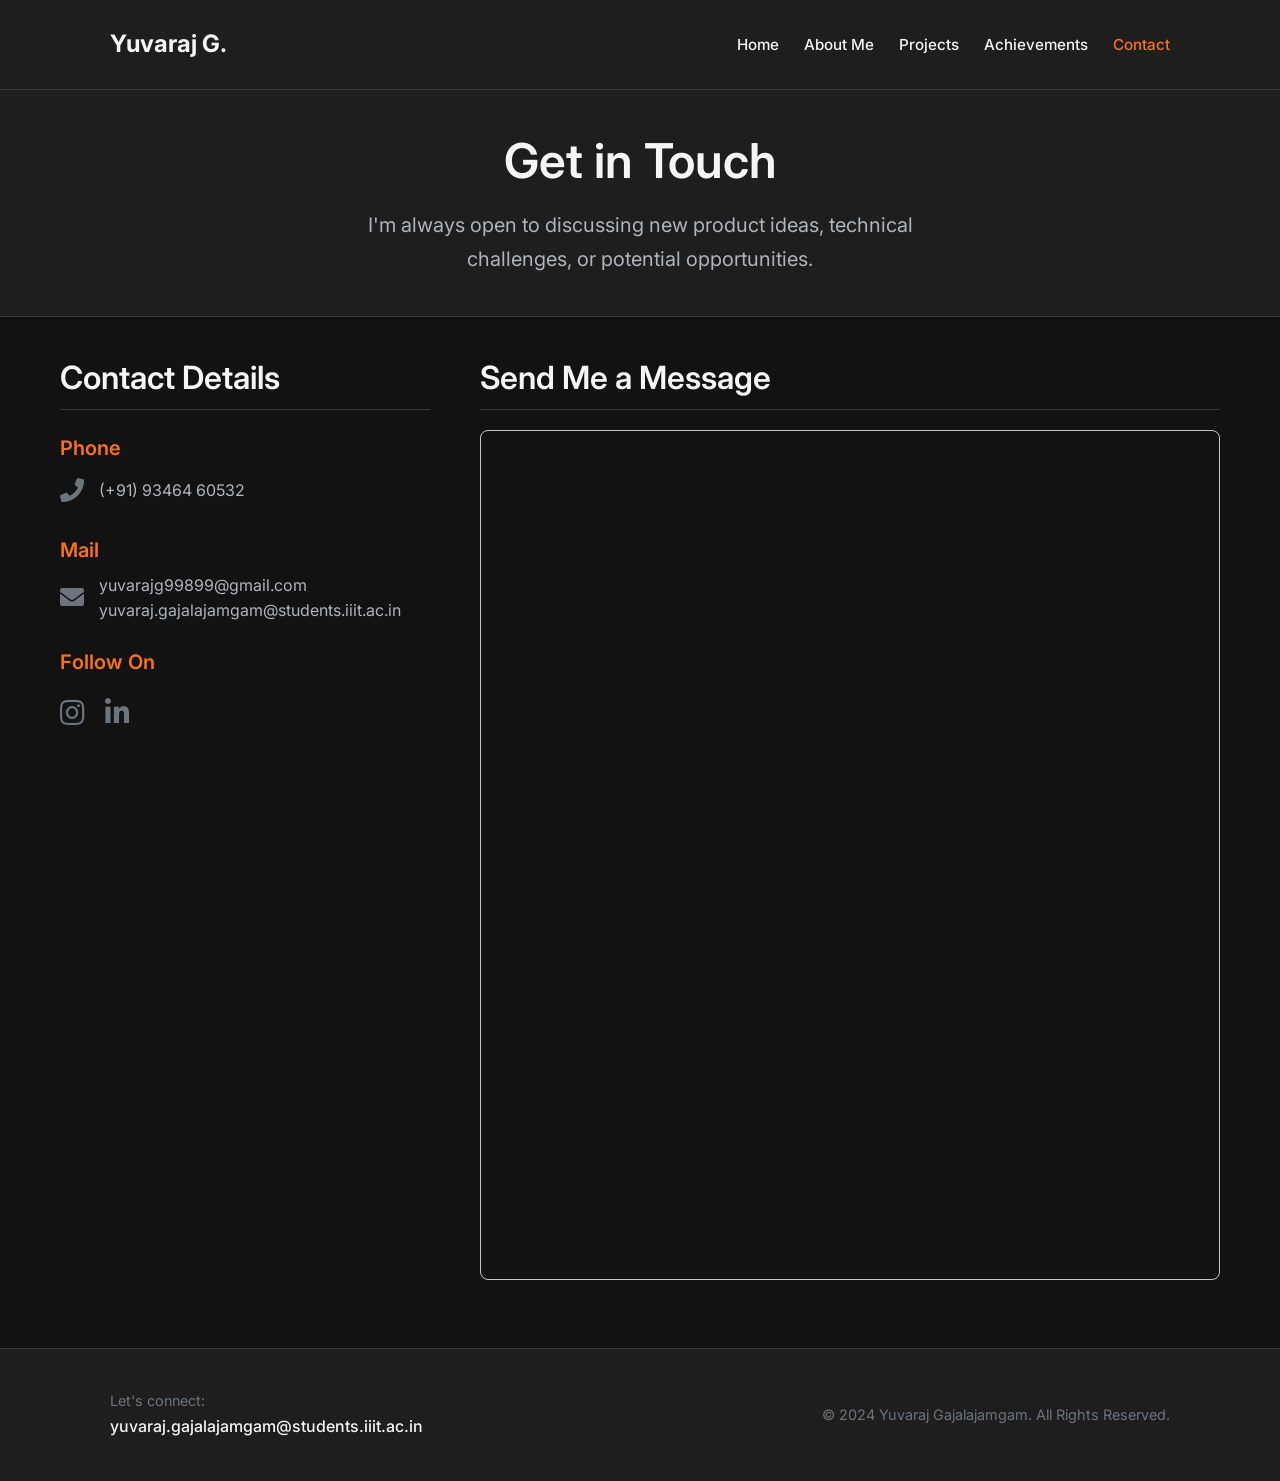
<file: contact.html>
<!DOCTYPE html>
<html lang="en">
<head>
    <meta charset="UTF-8">
    <meta name="viewport" content="width=device-width, initial-scale=1.0">
    <title>Contact - Yuvaraj Gajalajamgam</title>
    
    <link rel="preconnect" href="https://fonts.googleapis.com">
    <link rel="preconnect" href="https://fonts.gstatic.com" crossorigin>
    <link href="https://fonts.googleapis.com/css2?family=Inter:wght@400;500;600;700&display=swap" rel="stylesheet">
    <link rel="stylesheet" href="https://cdnjs.cloudflare.com/ajax/libs/font-awesome/5.15.4/css/all.min.css">
    
    <link rel="stylesheet" href="css/style.css">

    <style>
        .contact-header {
            text-align: center;
            padding: 40px 0;
            background-color: var(--color-card);
            border-bottom: 1px solid var(--color-border);
        }
        .contact-header h1 {
            font-size: 3rem;
            margin-bottom: 1rem;
        }
        .contact-header p {
            font-size: 1.25rem;
            color: var(--color-body);
            max-width: 600px;
            margin: 0 auto;
        }

        .contact-layout {
            display: grid;
            grid-template-columns: 1fr 2fr; /* Details on left, form on right */
            gap: 50px;
            max-width: 1200px;
            margin: 40px auto;
            padding: 0 20px;
        }
        
        .getin h2 {
            font-size: 2rem;
            color: var(--color-headings);
            text-align: left;
            margin-bottom: 20px;
            border-bottom: 1px solid var(--color-border);
            padding-bottom: 10px;
        }
        
        .getin-details h3 {
            color: var(--color-primary);
            font-size: 1.25rem;
            margin-top: 25px;
            margin-bottom: 10px;
        }
        
        .getin-details .detail-item {
            display: flex;
            align-items: center;
            gap: 15px;
        }
        
        .getin-details .icon {
            font-size: 1.5rem;
            color: var(--color-muted);
        }
        
        .getin-details p {
            font-size: 1rem;
            color: var(--color-body);
            margin: 0;
            line-height: 1.6;
        }
        
        .social-links {
            display: flex;
            gap: 20px;
            margin-top: 15px;
        }
        
        .social-links a {
            font-size: 1.75rem;
            color: var(--color-muted);
            text-decoration: none;
            transition: color 0.3s ease;
        }
        .social-links a:hover {
            color: var(--color-primary);
        }

        .form-container h2 {
            font-size: 2rem;
            color: var(--color-headings);
            text-align: left;
            margin-bottom: 20px;
            border-bottom: 1px solid var(--color-border);
            padding-bottom: 10px;
        }

        .google-form-iframe {
            width: 100%;
            height: 850px;
            border: 1px solid var(--color-border);
            border-radius: 8px;
            
            /* --- This CSS filter inverts the white Google Form --- */
            /* --- to make it match our dark theme --- */
            filter: invert(1) hue-rotate(180deg);
        }
        
        /* Responsive */
        @media (max-width: 992px) {
            .contact-layout {
                grid-template-columns: 1fr;
            }
            .google-form-iframe {
                height: 900px;
            }
        }

    </style>
</head>
<body>

    <header>
        <div class="container">
            <a href="index.html" class="logo">Yuvaraj G.</a>
            <nav>
                <ul>
                    <li><a href="index.html">Home</a></li>
                    <li><a href="aboutme.html">About Me</a></li>
                    <li><a href="project.html">Projects</a></li>
                    <li><a href="achievements.html">Achievements</a></li>
                    <li><a href="contact.html" class="active">Contact</a></li>
                </ul>
            </nav>
        </div>
    </header>

    <main>
        <section class="contact-header">
            <div class="container">
                <h1>Get in Touch</h1>
                <p>I'm always open to discussing new product ideas, technical challenges, or potential opportunities.</p>
            </div>
        </section>

        <section class="contact-layout container">

            <div class="getin">
                <h2>Contact Details</h2>
                
                <div class="getin-details">
                    <h3>Phone</h3>
                    <div class="detail-item">
                        <div class="icon"><i class="fa fa-phone"></i></div>
                        <p>(+91) 93464 60532</p>
                    </div>

                    <h3>Mail</h3>
                    <div class="detail-item">
                        <div class="icon"><i class="fa fa-envelope"></i></div>
                        <p>
                            yuvarajg99899@gmail.com
                            <br>
                            yuvaraj.gajalajamgam@students.iiit.ac.in
                        </p>
                    </div>

                    <h3>Follow On</h3>
                    <div class="social-links">
                        <a href="https://www.instagram.com/devs.2.go?utm_source=ig_web_button_share_sheet&igsh=ZDNlZDc0MzIxNw==" target="_blank" rel="noopener noreferrer" aria-label="Instagram">
                            <i class="fab fa-instagram"></i>
                        </a>
                        <a href="https://www.linkedin.com/in/yuvaraj-gajalajamgam" target="_blank" rel="noopener noreferrer" aria-label="LinkedIn">
                            <i class="fab fa-linkedin-in"></i>
                        </a>
                    </div>
                </div>
            </div>

            <div class="form-container">
                <h2>Send Me a Message</h2>
                <iframe 
                    src="https://docs.google.com/forms/d/e/1FAIpQLSeuk8xokH0mki7QWfiFfQPcZ1g_7hSgu7-_2rnfLjLy_o2YGg/viewform?embedded=true" 
                    class="google-form-iframe" 
                    frameborder="0" 
                    marginheight="0" 
                    marginwidth="0">
                    Loading…
                </iframe>
            </div>

        </section>
    </main>

    <footer>
        <div class="container">
            <div class="footer-contact">
                <p>Let's connect:</p>
                <a href="mailto:yuvaraj.gajalajamgam@students.iiit.ac.in">yuvaraj.gajalajamgam@students.iiit.ac.in</a>
            </div>
            <div class="copyright">
                <p>&copy; 2024 Yuvaraj Gajalajamgam. All Rights Reserved.</p>
            </div>
        </div>
    </footer>
</body>

</html>
</file>
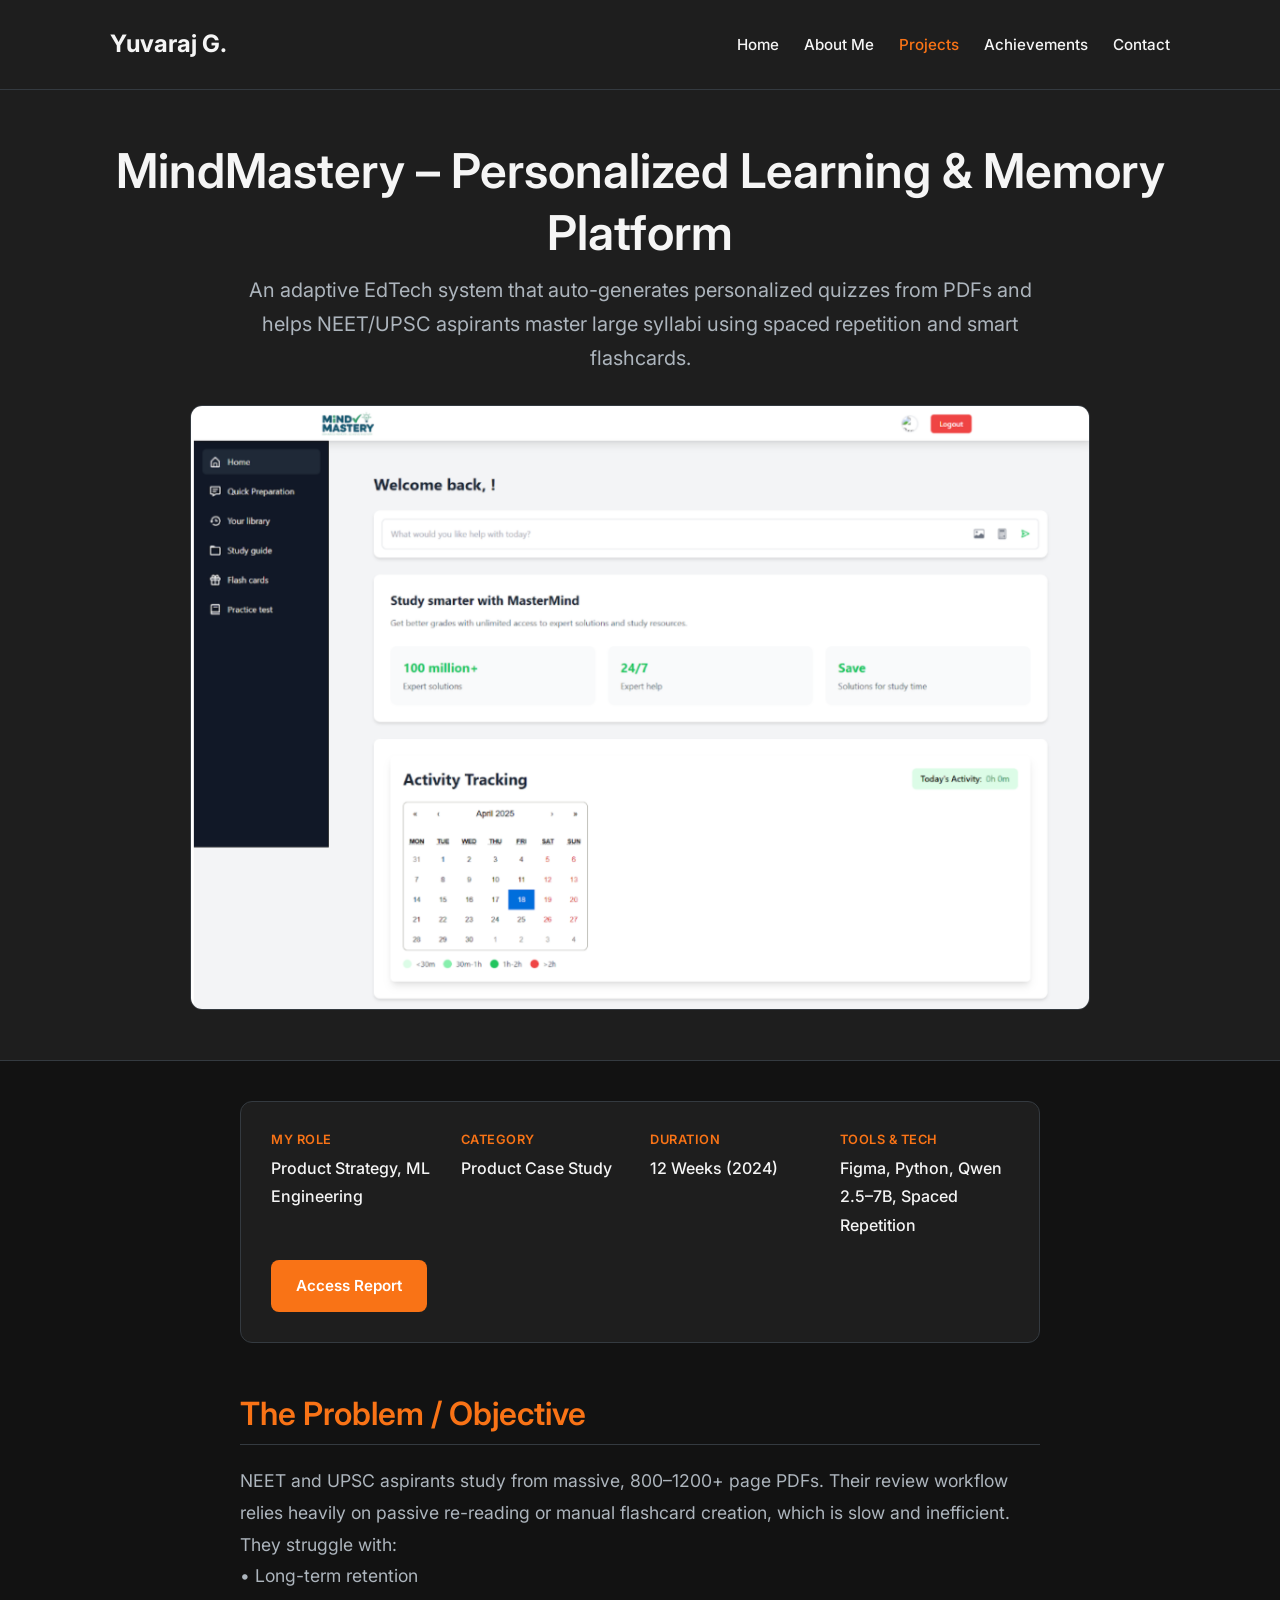
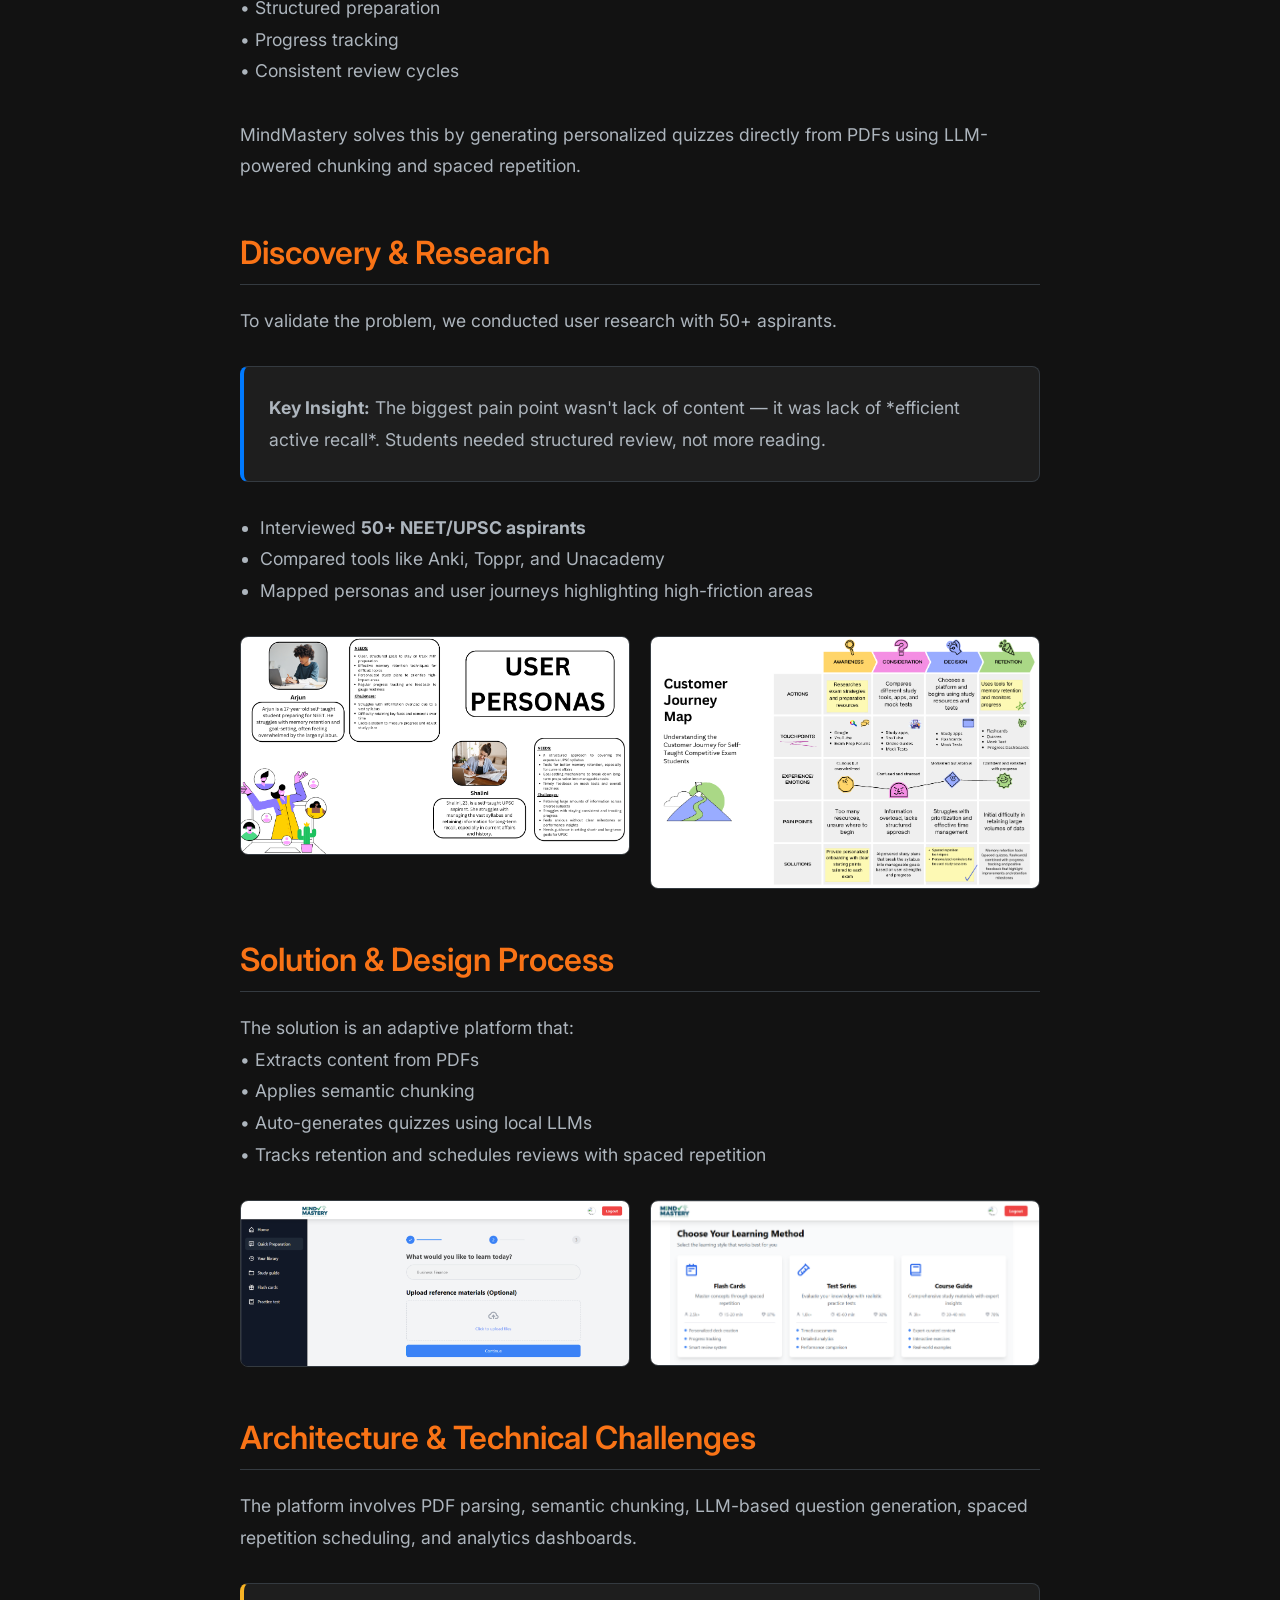
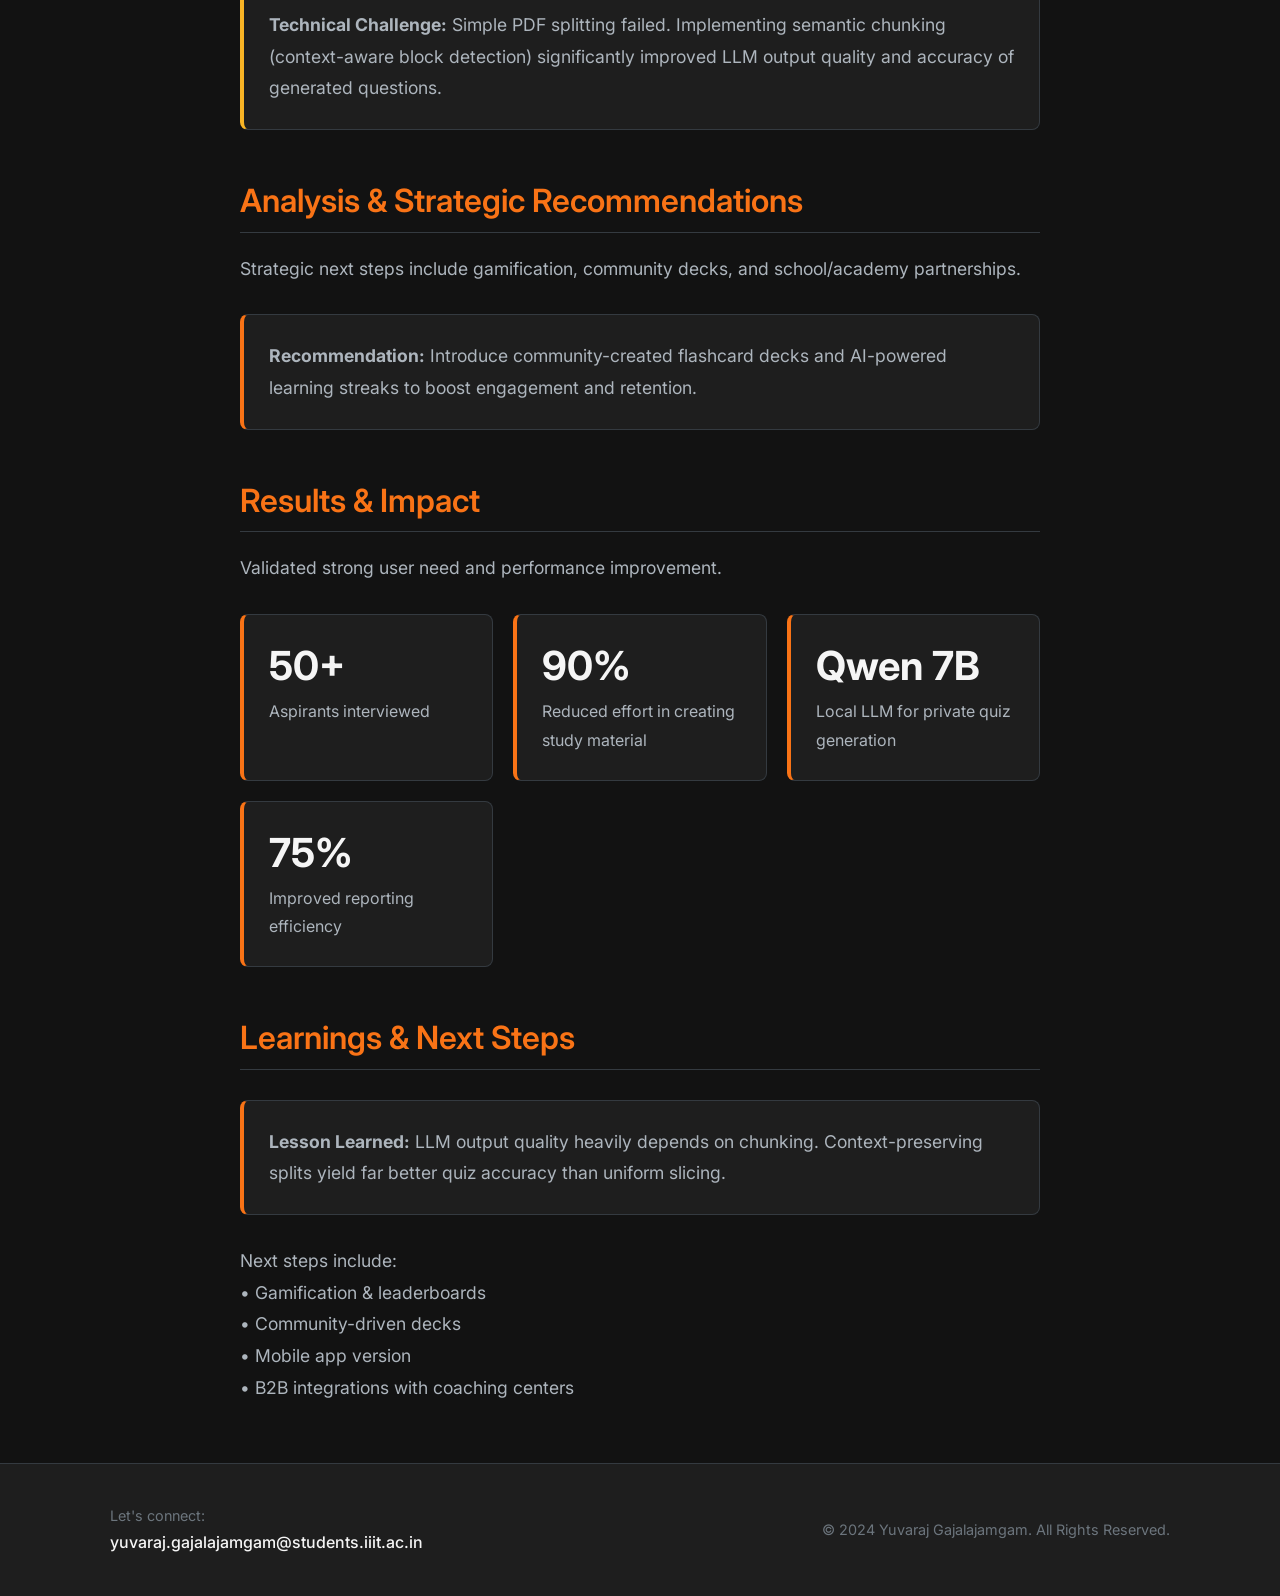
<file: project-mindmastery.html>
<!-- Merged MindMastery Case Study Page -->
<!DOCTYPE html>
<html lang="en">
<head>
    <meta charset="UTF-8">
    <meta name="viewport" content="width=device-width, initial-scale=1.0">
    <title>Project: MindMastery - Yuvaraj Gajalajamgam</title>

    <link rel="preconnect" href="https://fonts.googleapis.com">
    <link rel="preconnect" href="https://fonts.gstatic.com" crossorigin>
    <link href="https://fonts.googleapis.com/css2?family=Inter:wght@400;500;600;700&display=swap" rel="stylesheet">
    <link rel="stylesheet" href="https://cdnjs.cloudflare.com/ajax/libs/font-awesome/5.15.4/css/all.min.css">

    <link rel="stylesheet" href="css/style.css">
</head>
<body>

<header>
    <div class="container">
        <a href="index.html" class="logo">Yuvaraj G.</a>
        <nav>
            <ul>
                <li><a href="index.html">Home</a></li>
                <li><a href="aboutme.html">About Me</a></li>
                <li><a href="project.html" class="active">Projects</a></li>
                <li><a href="achievements.html">Achievements</a></li>
                <li><a href="contact.html">Contact</a></li>
            </ul>
        </nav>
    </div>
</header>

<main>
    <section class="case-study-hero">
        <div class="container">
            <h1>MindMastery – Personalized Learning & Memory Platform</h1>
            <p class="subtitle">An adaptive EdTech system that auto-generates personalized quizzes from PDFs and helps NEET/UPSC aspirants master large syllabi using spaced repetition and smart flashcards.</p>
            <img src="assets/mind3.png" alt="MindMastery Hero Image">
            
        </div>
    </section>

    <section class="container">
        <div class="case-study-content">

            <div class="project-summary-box">
                <div class="summary-item">
                    <h4>My Role</h4>
                    <p>Product Strategy, ML Engineering</p>
                </div>
                <div class="summary-item">
                    <h4>Category</h4>
                    <p>Product Case Study</p>
                </div>
                <div class="summary-item">
                    <h4>Duration</h4>
                    <p>12 Weeks (2024)</p>
                </div>
                <div class="summary-item">
                    <h4>Tools & Tech</h4>
                    <p>Figma, Python, Qwen 2.5–7B, Spaced Repetition</p>
                </div>
                <div class="summary-item">
                    <a href="https://docs.google.com/document/d/1jp8IE-qak8eKze9NK2Cwa8AetBVK_hhTzI-CglMhVZI/edit?usp=sharing" class="btn btn-primary">Access Report</a>
                </div>
            </div>

            <h2>The Problem / Objective</h2>
            <p>
                NEET and UPSC aspirants study from massive, 800–1200+ page PDFs. Their review workflow relies heavily on passive re-reading or manual flashcard creation, which is slow and inefficient. They struggle with:
                <br>• Long-term retention
                <br>• Structured preparation
                <br>• Progress tracking
                <br>• Consistent review cycles
                <br><br>
                MindMastery solves this by generating personalized quizzes directly from PDFs using LLM-powered chunking and spaced repetition.
            </p>

            <h2>Discovery & Research</h2>
            <p>To validate the problem, we conducted user research with 50+ aspirants.</p>
            <div class="callout-box insight">
                <p><strong>Key Insight:</strong> The biggest pain point wasn't lack of content — it was lack of *efficient active recall*. Students needed structured review, not more reading.</p>
            </div>

            <ul>
                <li>Interviewed <strong>50+ NEET/UPSC aspirants</strong></li>
                <li>Compared tools like Anki, Toppr, and Unacademy</li>
                <li>Mapped personas and user journeys highlighting high-friction areas</li>
            </ul>

            <div class="image-gallery two-col">
                <img src="assets/mindpersona.png" alt="User Persona">
                <img src="assets/mindcjm.png" alt="User Journey Map">
            </div>

            <h2>Solution & Design Process</h2>
            <p>
                The solution is an adaptive platform that:
                <br>• Extracts content from PDFs
                <br>• Applies semantic chunking
                <br>• Auto-generates quizzes using local LLMs
                <br>• Tracks retention and schedules reviews with spaced repetition
            </p>

            <div class="image-gallery two-col">
                <img src="assets/mindlf.png" alt="Low-fidelity mockups">
                <img src="assets/mindhf.png" alt="High-fidelity mockups">
            </div>

            <h2>Architecture & Technical Challenges</h2>
            <p>
                The platform involves PDF parsing, semantic chunking, LLM-based question generation, spaced repetition scheduling, and analytics dashboards.
            </p>
            <div class="callout-box challenge">
                <p><strong>Technical Challenge:</strong> Simple PDF splitting failed. Implementing semantic chunking (context-aware block detection) significantly improved LLM output quality and accuracy of generated questions.</p>
            </div>

            <h2>Analysis & Strategic Recommendations</h2>
            <p>
                Strategic next steps include gamification, community decks, and school/academy partnerships.
            </p>
            <div class="callout-box">
                <p><strong>Recommendation:</strong> Introduce community-created flashcard decks and AI-powered learning streaks to boost engagement and retention.</p>
            </div>

            <h2>Results & Impact</h2>
            <p>Validated strong user need and performance improvement.</p>
            <div class="metric-grid">
                <div class="metric-item">
                    <h3>50+</h3>
                    <p>Aspirants interviewed</p>
                </div>
                <div class="metric-item">
                    <h3>90%</h3>
                    <p>Reduced effort in creating study material</p>
                </div>
                <div class="metric-item">
                    <h3>Qwen 7B</h3>
                    <p>Local LLM for private quiz generation</p>
                </div>
                <div class="metric-item">
                    <h3>75%</h3>
                    <p>Improved reporting efficiency</p>
                </div>
            </div>

            <h2>Learnings & Next Steps</h2>
            <div class="callout-box">
                <p><strong>Lesson Learned:</strong> LLM output quality heavily depends on chunking. Context-preserving splits yield far better quiz accuracy than uniform slicing.</p>
            </div>
            <p>
                Next steps include:
                <br>• Gamification & leaderboards
                <br>• Community-driven decks
                <br>• Mobile app version
                <br>• B2B integrations with coaching centers
            </p>
        </div>
    </section>
</main>

<footer>
    <div class="container">
        <div class="footer-contact">
            <p>Let's connect:</p>
            <a href="mailto:yuvaraj.gajalajamgam@students.iiit.ac.in">yuvaraj.gajalajamgam@students.iiit.ac.in</a>
        </div>
        <div class="copyright">
            <p>&copy; 2024 Yuvaraj Gajalajamgam. All Rights Reserved.</p>
        </div>
    </div>
</footer>

</body>
</html>
</file>
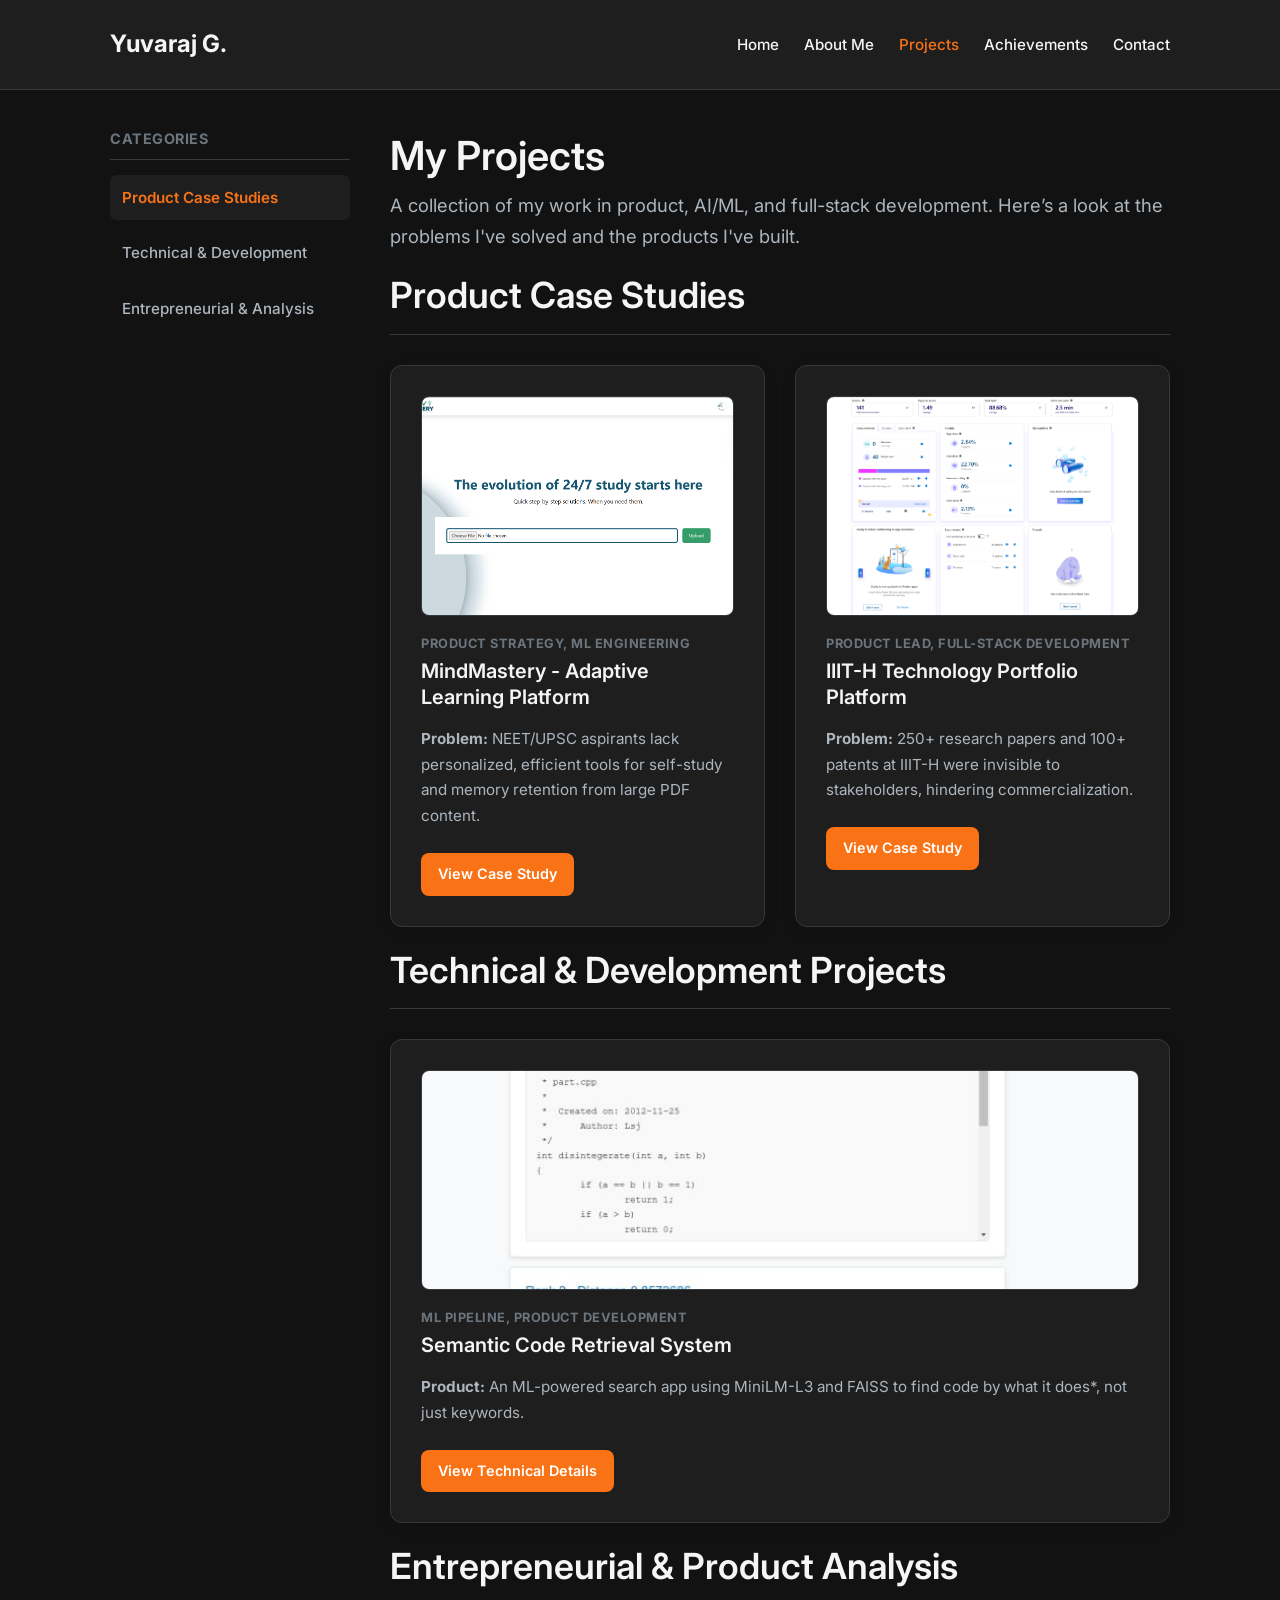
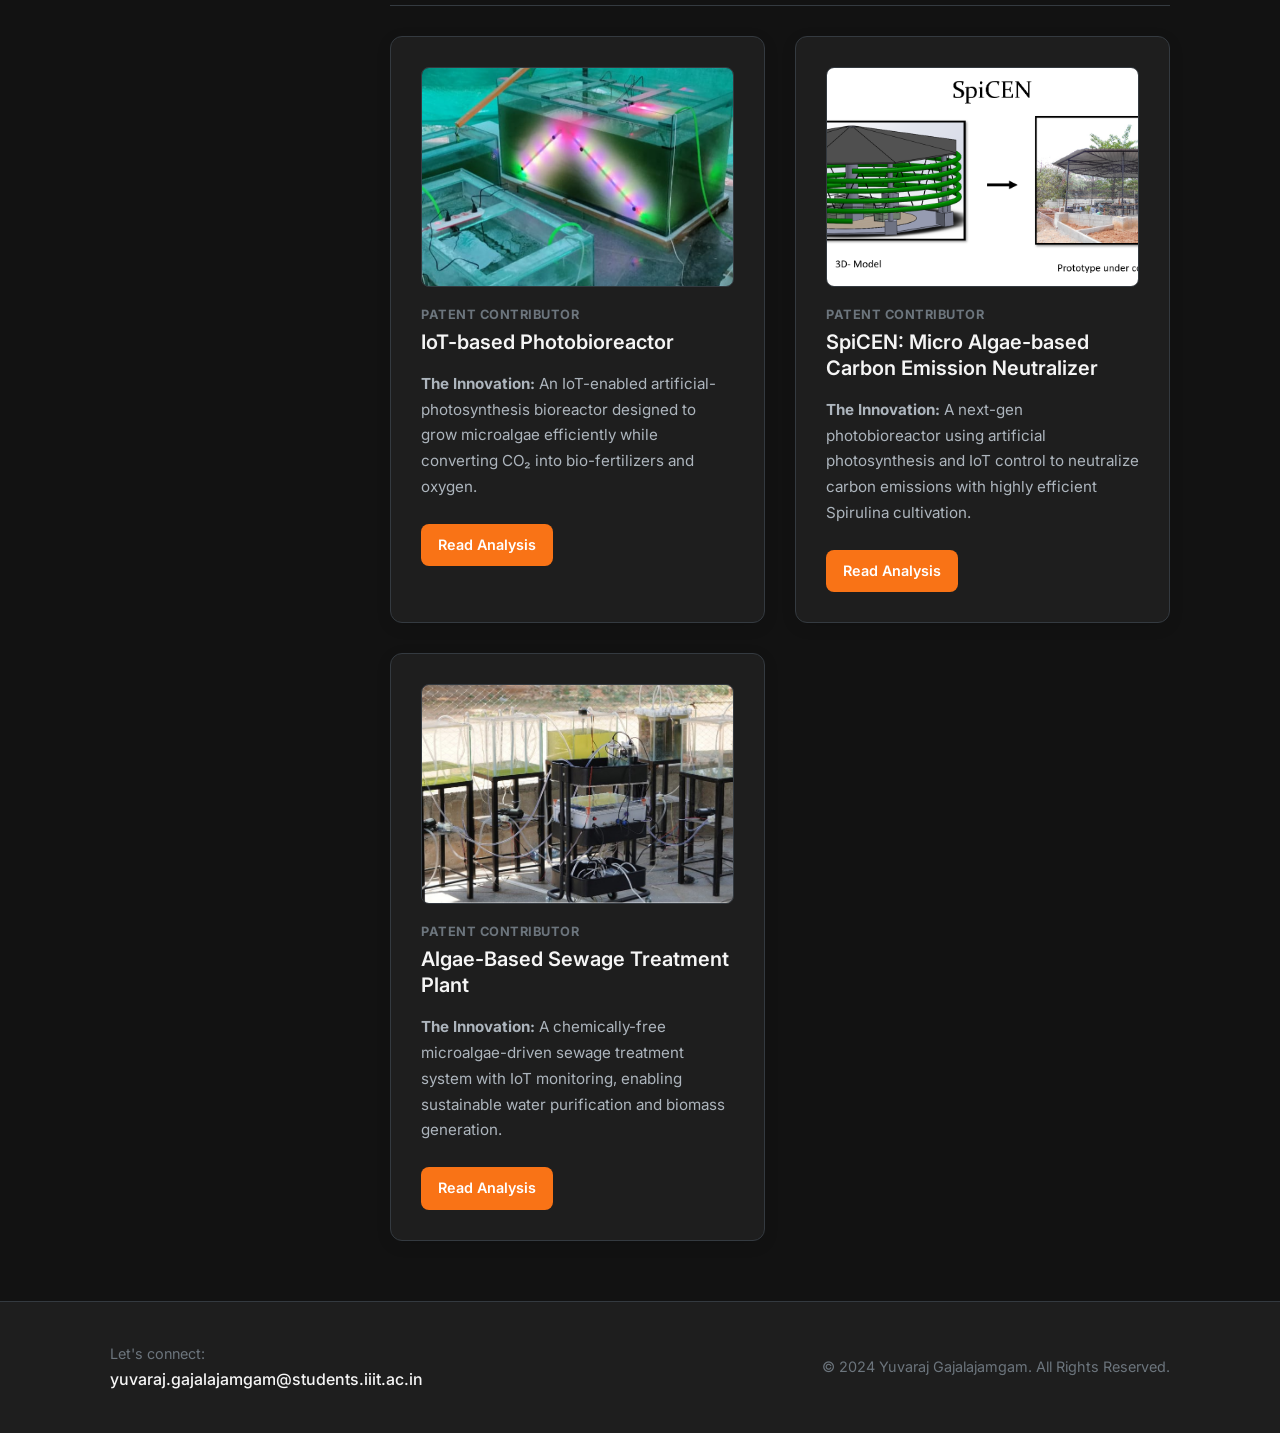
<file: project.html>
<!DOCTYPE html>
<html lang="en">
<head>
    <meta charset="UTF-8">
    <meta name="viewport" content="width=device-width, initial-scale=1.0">
    <title>Projects - Yuvaraj Gajalajamgam</title>
    
    <link rel="preconnect" href="https://fonts.googleapis.com">
    <link rel="preconnect" href="https://fonts.gstatic.com" crossorigin>
    <link href="https://fonts.googleapis.com/css2?family=Inter:wght@400;500;600;700&display=swap" rel="stylesheet">
    <link rel="stylesheet" href="https://cdnjs.cloudflare.com/ajax/libs/font-awesome/5.15.4/css/all.min.css">
    
    <link rel="stylesheet" href="css/style.css">

    <style>
        /* This just modifies the project grid for a gallery view */
        #project-gallery .project-grid {
            grid-template-columns: repeat(auto-fit, minmax(350px, 1fr));
            gap: 30px;
        }

        #project-gallery .project-card {
            flex-direction: column;
            gap: 20px;
        }

        #project-gallery .project-image {
            width: 100%;
        }
        
        #project-gallery .project-image img {
            height: 220px;
        }
        
        /* Section heading for categories */
        .category-heading {
            color: var(--color-headings);
            font-size: 2.25rem;
            margin-top: 20px; 
            margin-bottom: 30px;
            text-align: left;
            border-bottom: 1px solid var(--color-border);
            padding-bottom: 15px;
        }
        
        /* New integrated page header */
        .main-content-header h1 {
            font-size: 2.5rem;
            margin-bottom: 0.5rem;
            color: var(--color-headings);
        }
        .main-content-header p {
            font-size: 1.15rem;
            color: var(--color-body);
            margin-bottom: 20px;
        }
    </style>
</head>
<body>

    <header>
        <div class="container">
            <a href="index.html" class="logo">Yuvaraj G.</a>
            <nav>
                <ul>
                    <li><a href="index.html">Home</a></li>
                    <li><a href="aboutme.html">About Me</a></li>
                    <li><a href="project.html" class="active">Projects</a></li>
                    <li><a href="achievements.html">Achievements</a></li>
                    <li><a href="contact.html">Contact</a></li>
                </ul>
            </nav>
        </div>
    </header>

    <main>
        <div class="container page-layout">

            <aside class="sidebar">
                <h4>Categories</h4>
                <nav>
                    <ul>
                        <li><a href="#category-case-studies" class="active">Product Case Studies</a></li>
                        <li><a href="#category-technical">Technical & Development</a></li>
                        <li><a href="#category-analysis">Entrepreneurial & Analysis</a></li>
                    </ul>
                </nav>
            </aside>

            <div class="main-content" id="project-gallery">
                
                <div class="main-content-header">
                    <h1>My Projects</h1>
                    <p>A collection of my work in product, AI/ML, and full-stack development. Here’s a look at the problems I've solved and the products I've built.</p>
                </div>

                <h2 class="category-heading" id="category-case-studies">Product Case Studies</h2>
                <div class="project-grid">

                    <div class="project-card">
                        <div class="project-image">
                            <img src="assets/home.png" alt="MindMastery App Screenshot">
                        </div>
                        <div class="project-content">
                            <h4>Product Strategy, ML Engineering</h4>
                            <h3>MindMastery - Adaptive Learning Platform</h3>
                            <p>
                                <strong>Problem:</strong> NEET/UPSC aspirants lack personalized, efficient tools for self-study and memory retention from large PDF content.
                            </p>
                            <a href="project-mindmastery.html" class="btn btn-primary">View Case Study</a>
                        </div>
                    </div>

                    <div class="project-card">
                        <div class="project-image">
                            <img src="assets/IIIT.png" alt="IIIT-H Technology Portfolio Dashboard">
                        </div>
                        <div class="project-content">
                            <h4>Product Lead, Full-Stack Development</h4>
                            <h3>IIIT-H Technology Portfolio Platform</h3>
                            <p>
                                <strong>Problem:</strong> 250+ research papers and 100+ patents at IIIT-H were invisible to stakeholders, hindering commercialization.
                            </p>
                            <a href="case-study-template.html" class="btn btn-primary">View Case Study</a>
                        </div>
                    </div>
                </div>
                
                <h2 class="category-heading" id="category-technical">Technical & Development Projects</h2>
                <div class="project-grid">
                    
                    <div class="project-card">
                        <div class="project-image">
                            <img src="assets/project-semantic.jpeg" alt="Semantic Code Search">
                        </div>
                        <div class="project-content">
                            <h4>ML Pipeline, Product Development</h4>
                            <h3>Semantic Code Retrieval System</h3>
                            <p>
                            <strong>Product:</strong> An ML-powered search app using MiniLM-L3 and FAISS to find code by what it does*, not just keywords.
                            </p>
                            <a href="technical-project-template.html" class="btn btn-primary">View Technical Details</a>
                        </div>
                    </div>
                    
                </div>
                
                <h2 class="category-heading" id="category-analysis">Entrepreneurial & Product Analysis</h2>
                <div class="project-grid">

                    <div class="project-card">
                        <div class="project-image">
                            <img src="assets/reformer.png" alt="Product Teardown Analysis">
                        </div>
                        <div class="project-content">
                            <h4>Patent Contributor</h4>
                            <h3>IoT-based Photobioreactor</h3>
                            <p>
                                <strong>The Innovation:</strong> An IoT-enabled artificial-photosynthesis bioreactor designed to grow microalgae efficiently while converting CO₂ into bio-fertilizers and oxygen.
                            </p>
                            <a href="iot.html" class="btn btn-primary">Read Analysis</a>
                        </div>
                    </div>
                       <div class="project-card">
                        <div class="project-image">
                            <img src="assets/spicen.png" alt="Product Teardown Analysis">
                        </div>
                        <div class="project-content">
                            <h4>Patent Contributor</h4>
                            <h3>SpiCEN: Micro Algae-based Carbon Emission Neutralizer</h3>
                            <p>
                                <strong>The Innovation:</strong> A next-gen photobioreactor using artificial photosynthesis and IoT control to neutralize carbon emissions with highly efficient Spirulina cultivation.
                            </p>
                            <a href="spicen.html" class="btn btn-primary">Read Analysis</a>
                        </div>
                    </div>
                                       <div class="project-card">
                        <div class="project-image">
                            <img src="assets/stp.jpg" alt="Product Teardown Analysis">
                        </div>
                        <div class="project-content">
                            <h4>Patent Contributor</h4>
                            <h3>Algae-Based Sewage Treatment Plant</h3>
                            <p>
                                <strong>The Innovation:</strong> A chemically-free microalgae-driven sewage treatment system with IoT monitoring, enabling sustainable water purification and biomass generation.
                            </p>
                            <a href="sewage.html" class="btn btn-primary">Read Analysis</a>
                        </div>
                    </div>

                </div>
            </div> </div> </main>

    <footer>
        <div class="container">
            <div class="footer-contact">
                <p>Let's connect:</p>
                <a href="mailto:yuvaraj.gajalajamgam@students.iiit.ac.in">yuvaraj.gajalajamgam@students.iiit.ac.in</a>
            </div>
            <div class="copyright">
                <p>&copy; 2024 Yuvaraj Gajalajamgam. All Rights Reserved.</p>
            </div>
        </div>
    </footer>

</body>

</html>
</file>
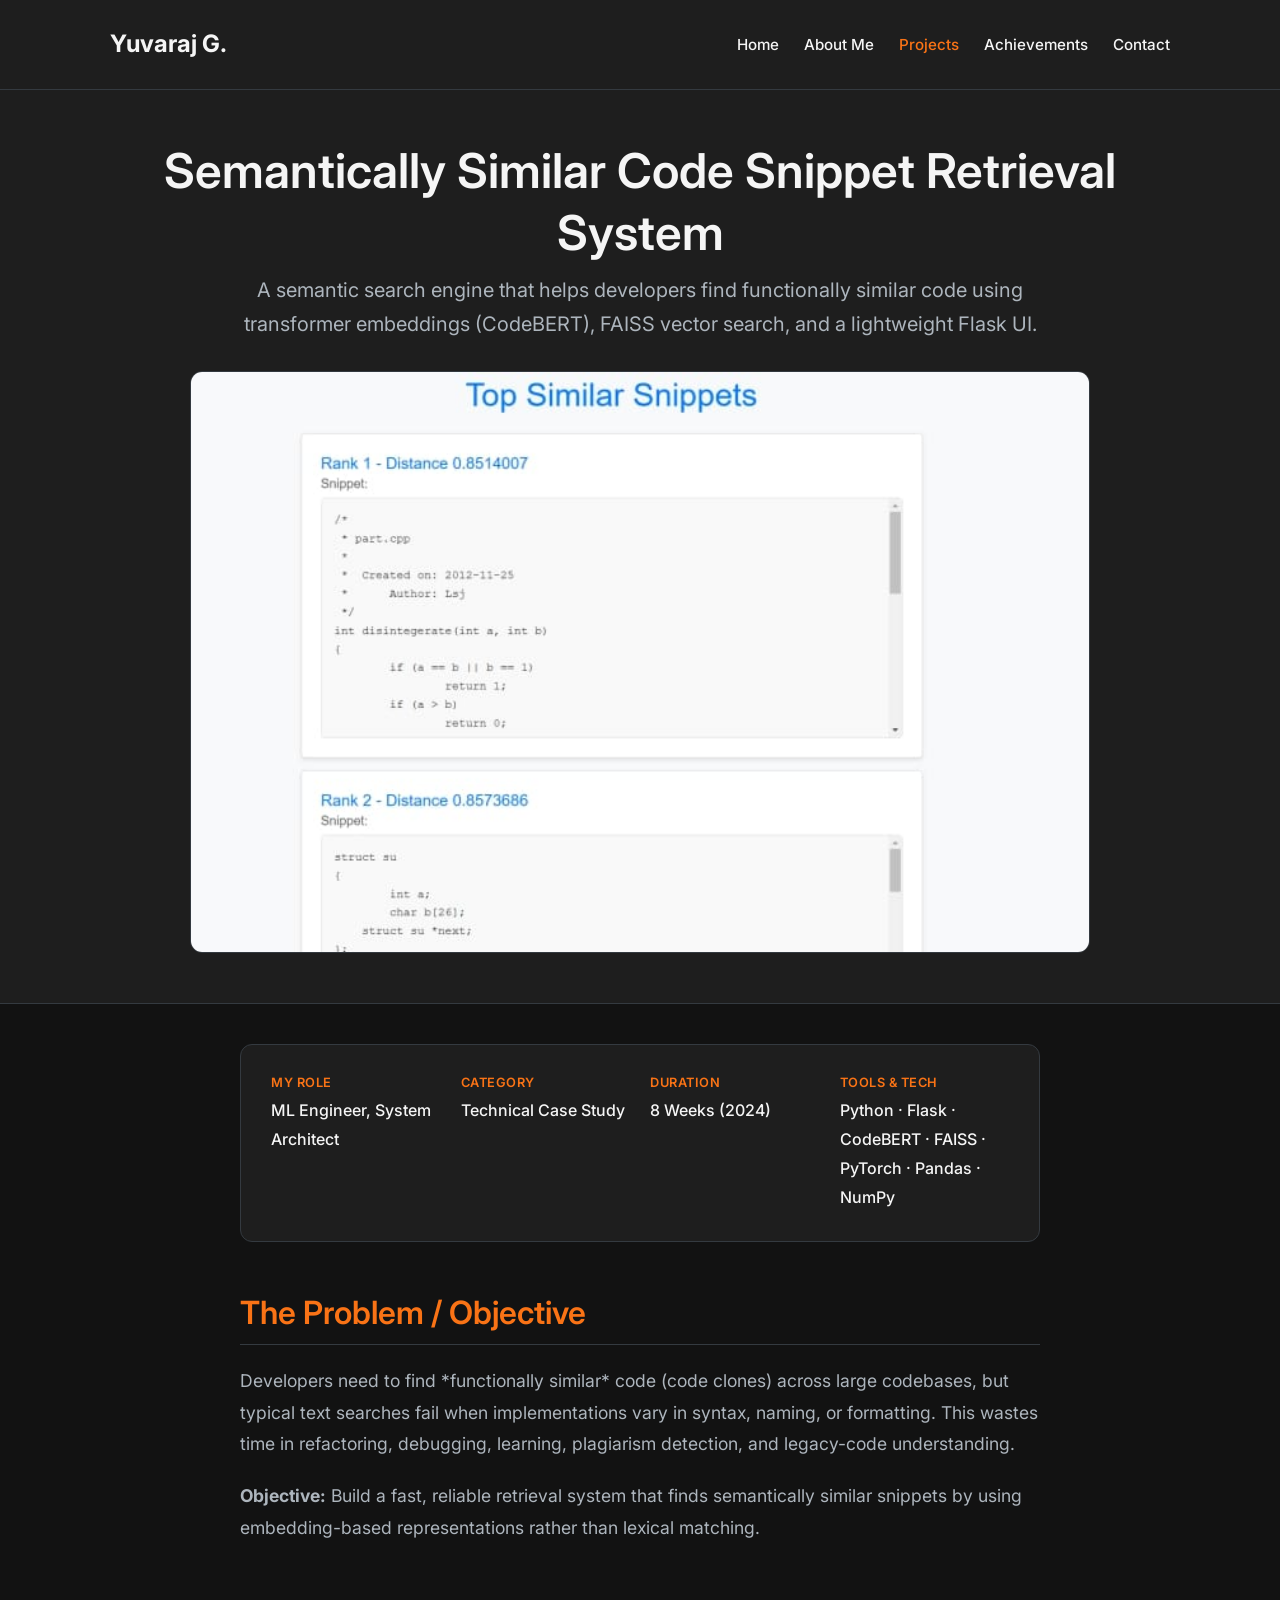
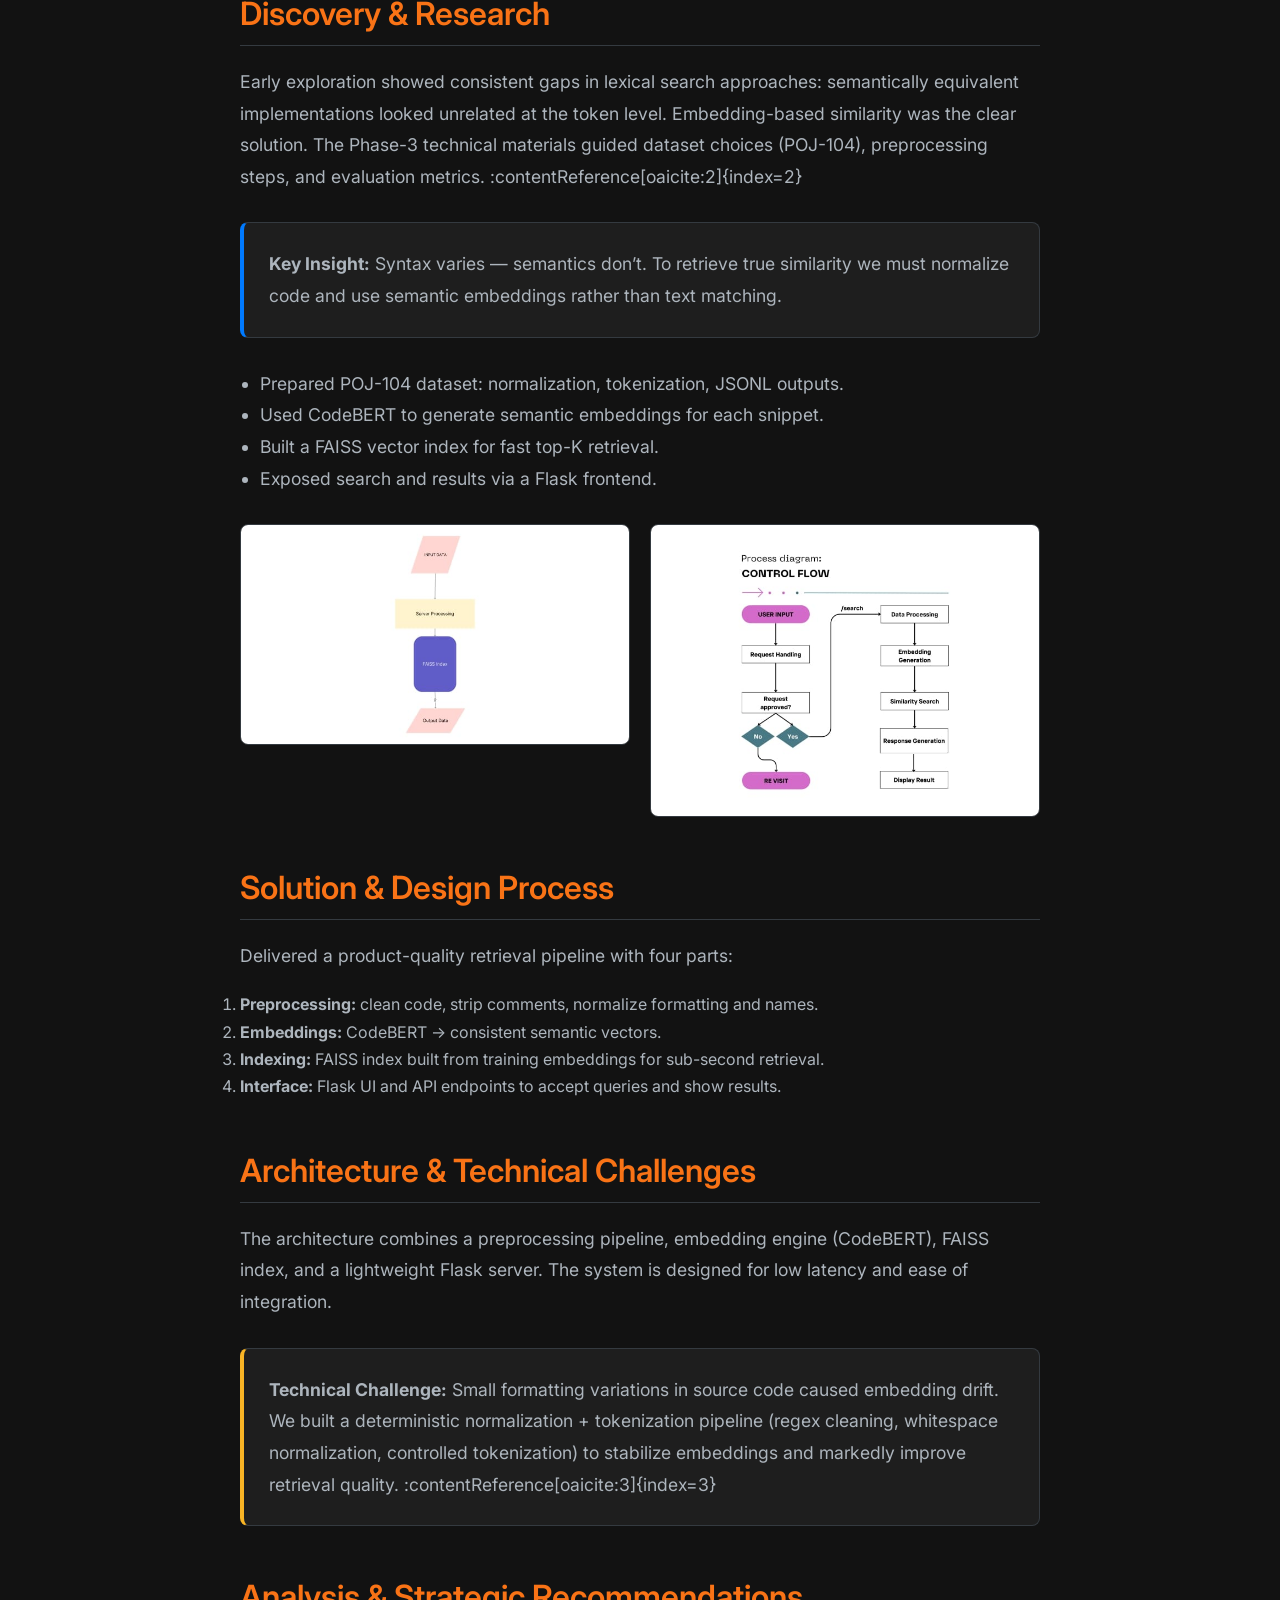
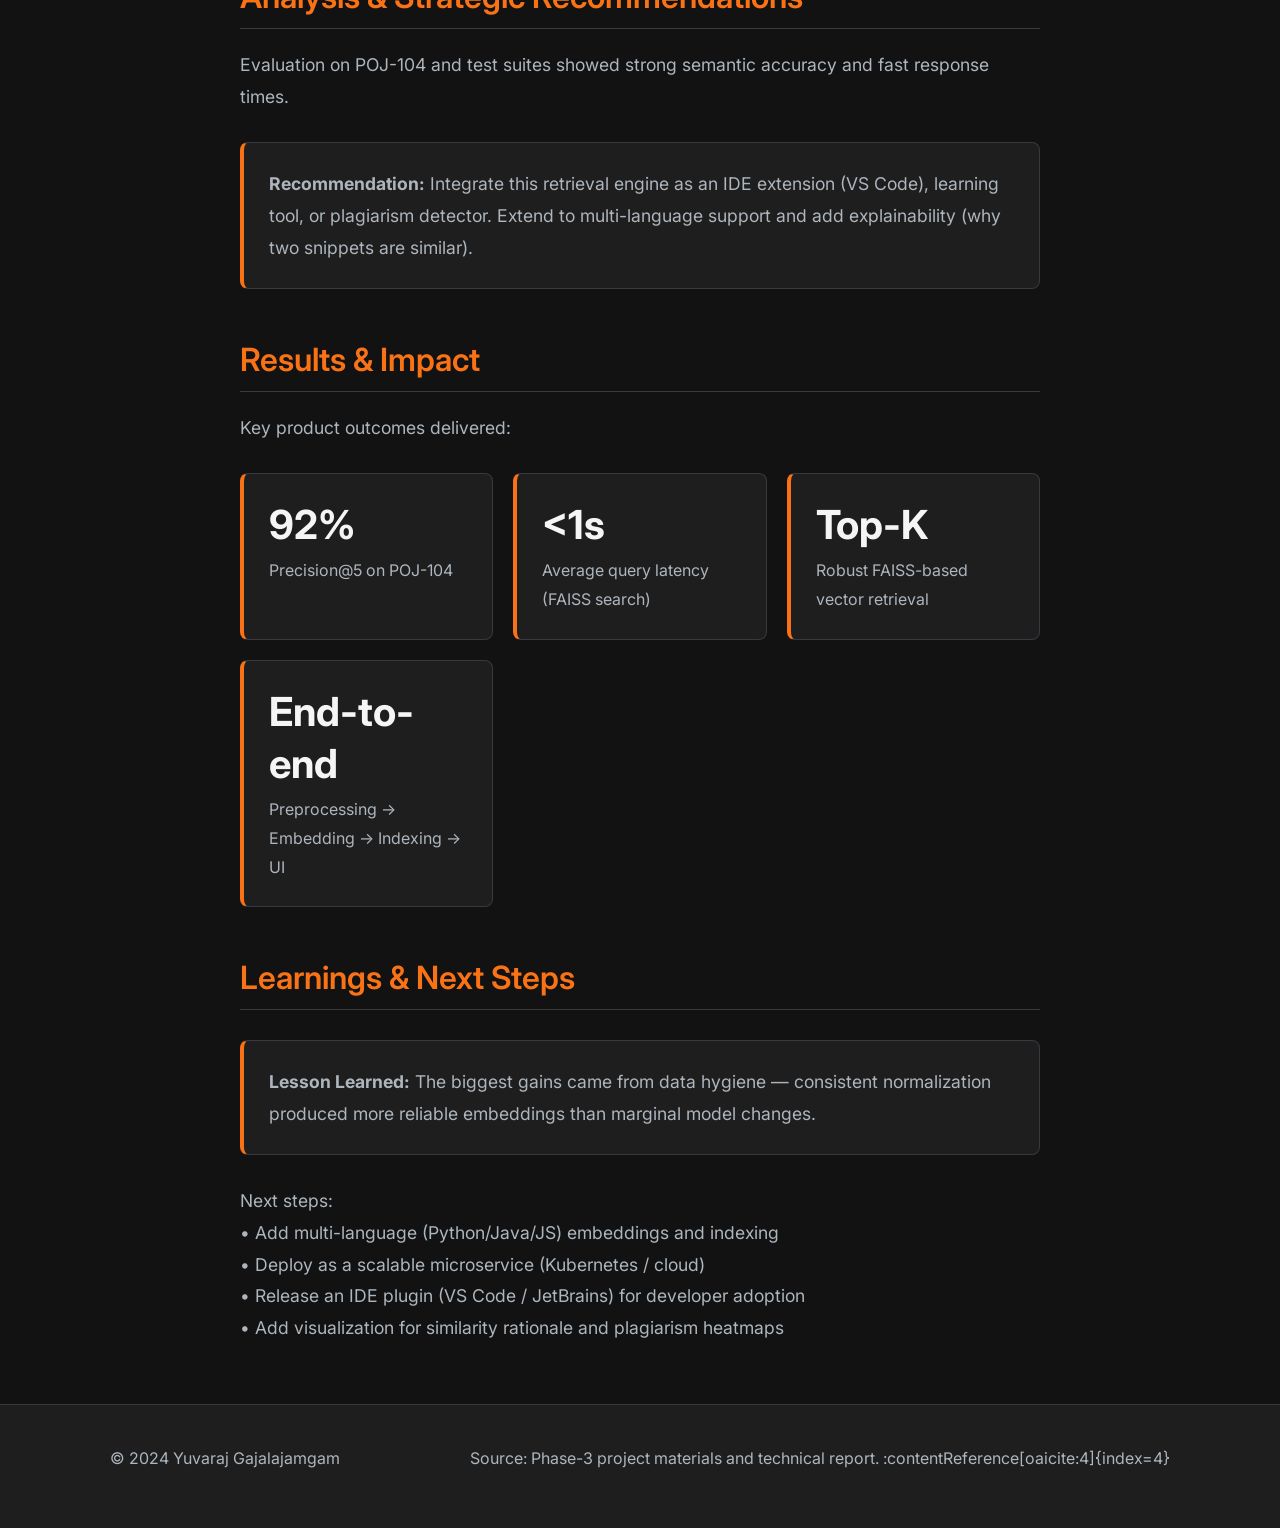
<file: technical-project-template.html>
<!DOCTYPE html>
<html lang="en">
<head>
    <meta charset="utf-8" />
    <meta name="viewport" content="width=device-width, initial-scale=1" />
    <title>Semantically Similar Code Snippet Retrieval System — Yuvaraj G.</title>

    <!-- Fonts & Icons -->
    <link href="https://fonts.googleapis.com/css2?family=Inter:wght@400;500;600;700&display=swap" rel="stylesheet">
    <link rel="stylesheet" href="https://cdnjs.cloudflare.com/ajax/libs/font-awesome/5.15.4/css/all.min.css">

    <!-- Your site stylesheet -->
    <link rel="stylesheet" href="css/styles.css">

    <!-- NOTE: Content on this page is based on the Phase-3 project materials and technical report. :contentReference[oaicite:1]{index=1} -->
</head>
<body>
    <header>
        <div class="container">
            <a href="index.html" class="logo">Yuvaraj G.</a>
            <nav>
                <ul>
                    <li><a href="index.html">Home</a></li>
                    <li><a href="aboutme.html">About Me</a></li>
                    <li><a href="project.html" class="active">Projects</a></li>
                    <li><a href="achievements.html">Achievements</a></li>
                    <li><a href="contact.html">Contact</a></li>
                </ul>
            </nav>
        </div>
    </header>

    <main>
        <!-- HERO -->
        <section class="case-study-hero">
            <div class="container">
                <h1>Semantically Similar Code Snippet Retrieval System</h1>
                <p class="subtitle">
                    A semantic search engine that helps developers find functionally similar code using transformer embeddings (CodeBERT), FAISS vector search, and a lightweight Flask UI.
                </p>
                <img src="assets/project-semantic.jpeg" alt="Semantically Similar Code Snippet Retrieval Hero Image">
            </div>
        </section>

        <!-- CONTENT -->
        <section class="container">
            <div class="case-study-content">

                <!-- SUMMARY -->
                <div class="project-summary-box">
                    <div class="summary-item">
                        <h4>My Role</h4>
                        <p>ML Engineer, System Architect</p>
                    </div>
                    <div class="summary-item">
                        <h4>Category</h4>
                        <p>Technical Case Study</p>
                    </div>
                    <div class="summary-item">
                        <h4>Duration</h4>
                        <p>8 Weeks (2024)</p>
                    </div>
                    <div class="summary-item">
                        <h4>Tools & Tech</h4>
                        <p>Python · Flask · CodeBERT · FAISS · PyTorch · Pandas · NumPy</p>
                    </div>
                </div>

                <!-- PROBLEM -->
                <h2>The Problem / Objective</h2>
                <p>
                    Developers need to find *functionally similar* code (code clones) across large codebases, but typical text searches fail when implementations vary in syntax, naming, or formatting.
                    This wastes time in refactoring, debugging, learning, plagiarism detection, and legacy-code understanding.
                </p>
                <p>
                    <strong>Objective:</strong> Build a fast, reliable retrieval system that finds semantically similar snippets by using embedding-based representations rather than lexical matching.
                </p>

                <!-- DISCOVERY -->
                <h2>Discovery & Research</h2>
                <p>
                    Early exploration showed consistent gaps in lexical search approaches: semantically equivalent implementations looked unrelated at the token level.
                    Embedding-based similarity was the clear solution. The Phase-3 technical materials guided dataset choices (POJ-104), preprocessing steps, and evaluation metrics. :contentReference[oaicite:2]{index=2}
                </p>

                <div class="callout-box insight">
                    <p><strong>Key Insight:</strong> Syntax varies — semantics don’t. To retrieve true similarity we must normalize code and use semantic embeddings rather than text matching.</p>
                </div>

                <ul>
                    <li>Prepared POJ-104 dataset: normalization, tokenization, JSONL outputs.</li>
                    <li>Used CodeBERT to generate semantic embeddings for each snippet.</li>
                    <li>Built a FAISS vector index for fast top-K retrieval.</li>
                    <li>Exposed search and results via a Flask frontend.</li>
                </ul>

                <div class="image-gallery two-col">
                    <img src="assets/tech2.jpeg" alt="Indexing and Querying Architecture">
                    <img src="assets/tech1.jpeg" alt="Control & Data Flow Diagram">
                </div>

                <!-- SOLUTION -->
                <h2>Solution & Design Process</h2>
                <p>
                    Delivered a product-quality retrieval pipeline with four parts:
                </p>
                <ol>
                    <li><strong>Preprocessing:</strong> clean code, strip comments, normalize formatting and names.</li>
                    <li><strong>Embeddings:</strong> CodeBERT → consistent semantic vectors.</li>
                    <li><strong>Indexing:</strong> FAISS index built from training embeddings for sub-second retrieval.</li>
                    <li><strong>Interface:</strong> Flask UI and API endpoints to accept queries and show results.</li>
                </ol>
                <!--

                <div class="image-gallery two-col">
                    <img src="assets/placeholder-figma-lowfi.png" alt="Low-fidelity mockups">
                    <img src="assets/placeholder-figma-hifi.png" alt="High-fidelity mockups">
                </div>
                -->

                <!-- TECH CHALLENGES -->
                <h2>Architecture & Technical Challenges</h2>
                <p>
                    The architecture combines a preprocessing pipeline, embedding engine (CodeBERT), FAISS index, and a lightweight Flask server. The system is designed for low latency and ease of integration.
                </p>

                <div class="callout-box challenge">
                    <p><strong>Technical Challenge:</strong> Small formatting variations in source code caused embedding drift. We built a deterministic normalization + tokenization pipeline (regex cleaning, whitespace normalization, controlled tokenization) to stabilize embeddings and markedly improve retrieval quality. :contentReference[oaicite:3]{index=3}</p>
                </div>

                <!-- ANALYSIS -->
                <h2>Analysis & Strategic Recommendations</h2>
                <p>
                    Evaluation on POJ-104 and test suites showed strong semantic accuracy and fast response times.
                </p>

                <div class="callout-box">
                    <p><strong>Recommendation:</strong> Integrate this retrieval engine as an IDE extension (VS Code), learning tool, or plagiarism detector. Extend to multi-language support and add explainability (why two snippets are similar).</p>
                </div>

                <!-- RESULTS -->
                <h2>Results & Impact</h2>
                <p>Key product outcomes delivered:</p>

                <div class="metric-grid">
                    <div class="metric-item">
                        <h3>92%</h3>
                        <p>Precision@5 on POJ-104</p>
                    </div>
                    <div class="metric-item">
                        <h3>&lt;1s</h3>
                        <p>Average query latency (FAISS search)</p>
                    </div>
                    <div class="metric-item">
                        <h3>Top-K</h3>
                        <p>Robust FAISS-based vector retrieval</p>
                    </div>
                    <div class="metric-item">
                        <h3>End-to-end</h3>
                        <p>Preprocessing → Embedding → Indexing → UI</p>
                    </div>
                </div>

                <!-- LEARNINGS -->
                <h2>Learnings & Next Steps</h2>
                <div class="callout-box">
                    <p><strong>Lesson Learned:</strong> The biggest gains came from data hygiene — consistent normalization produced more reliable embeddings than marginal model changes.</p>
                </div>

                <p>
                    Next steps:
                    <br>• Add multi-language (Python/Java/JS) embeddings and indexing  
                    <br>• Deploy as a scalable microservice (Kubernetes / cloud)  
                    <br>• Release an IDE plugin (VS Code / JetBrains) for developer adoption  
                    <br>• Add visualization for similarity rationale and plagiarism heatmaps
                </p>

            </div>
        </section>
    </main>

    <footer>
        <div class="container">
            <div class="footer-left">
                <p>&copy; 2024 Yuvaraj Gajalajamgam</p>
            </div>
            <div class="footer-right">
                <p class="small">Source: Phase-3 project materials and technical report. :contentReference[oaicite:4]{index=4}</p>
            </div>
        </div>
    </footer>
</body>
</html>
</file>
<file: css/styles.css>
/* === [NEW STYLES.CSS - DARK MODE THEME] === */
/*
  DESIGN STRATEGY:
  - Identity: Technical Product Manager
  - Theme: Professional Dark Mode (replaces "white")
  - CTA Color: Tech Orange (replaces "blue")
  - Typography: 'Inter' (unchanged)
  - Layout: Component-based (unchanged)
*/

/* 1. GLOBAL RESET & NEW DARK PALETTE */
:root {
  --font-primary: 'Inter', -apple-system, BlinkMacSystemFont, "Segoe UI", Roboto, Helvetica, Arial, sans-serif;

  /* New Dark Palette */
  --color-bg: #121212;         /* Page background (Dark) */
  --color-card: #1E1E1E;       /* Card backgrounds (Slightly Lighter Dark) */
  --color-headings: #F5F5F5;   /* Main Headers (Light Gray/White) */
  --color-body: #ADB5BD;       /* Body Text (Muted Gray) */
  --color-muted: #6C757D;      /* Muted Text (Darker Gray for dates) */
  --color-border: #343A40;     /* Card borders */
  
  /* New Action Color */
  --color-primary: #F97316;     /* Tech Orange (CTA, Links) */
  --color-primary-hover: #D9610B;/* Darker orange for hover */
  --color-white: #FFFFFF;      /* For primary button text */
}

* {
  margin: 0;
  padding: 0;
  box-sizing: border-box;
}

body {
  font-family: var(--font-primary);
  background-color: var(--color-bg);
  color: var(--color-body);
  line-height: 1.7;
  -webkit-font-smoothing: antialiased;
}

/* 2. TYPOGRAPHY & HELPERS */
h1, h2, h3, h4, h5 {
  color: var(--color-headings);
  font-weight: 600;
  line-height: 1.3;
}

h1 { font-size: 2.75rem; margin-bottom: 1rem; }
h2 { font-size: 2rem; margin-bottom: 1.5rem; text-align: center; }
h3 { font-size: 1.25rem; margin-bottom: 0.5rem; }
h4 { font-size: 1.1rem; color: var(--color-primary); }

p {
  margin-bottom: 1rem;
  font-size: 1rem;
}

a {
  color: var(--color-primary);
  text-decoration: none;
  font-weight: 500;
}

a:hover {
  text-decoration: underline;
  color: var(--color-primary-hover);
}

img {
  max-width: 100%;
  height: auto;
  display: block;
}

/* Helper Class */
.container {
  max-width: 1100px;
  margin: 0 auto;
  padding: 0 20px;
}

section {
  padding: 60px 0;
}

/* 3. HEADER & NAVIGATION */
header {
  background-color: var(--color-card); /* Dark card color */
  border-bottom: 1px solid var(--color-border);
  padding: 1.5rem 0;
  position: sticky;
  top: 0;
  z-index: 100;
}

header .container {
  display: flex;
  justify-content: space-between;
  align-items: center;
}

.logo {
  font-size: 1.5rem;
  font-weight: 700;
  color: var(--color-headings); /* Light text */
  text-decoration: none;
}
.logo:hover {
  text-decoration: none;
  color: var(--color-primary);
}

nav ul {
  list-style: none;
  display: flex;
  gap: 25px;
}

nav ul li a {
  color: var(--color-headings); /* Light text */
  font-weight: 500;
  font-size: 0.95rem;
  text-decoration: none;
  transition: color 0.3s ease;
}

nav ul li a:hover,
nav ul li a.active {
  color: var(--color-primary); /* Orange */
  text-decoration: none;
}

/* 4. BUTTONS & CTAs */
.btn {
  display: inline-block;
  padding: 12px 24px;
  border-radius: 8px;
  font-weight: 600;
  text-decoration: none;
  transition: all 0.3s ease;
  font-size: 0.95rem;
  border: 1px solid transparent;
}
.btn:hover {
  text-decoration: none;
}

.btn-primary {
  background-color: var(--color-primary);
  color: var(--color-white);
}
.btn-primary:hover {
  background-color: var(--color-black);
  border-color: var(--color-primary);
}

.btn-secondary {
  /* Ghost button style for dark mode */
  background-color: transparent;
  color: var(--color-primary);
  border-color: var(--color-primary);
}
.btn-secondary:hover {
  background-color: var(--color-primary);
  color: var(--color-white);
}

/* 5. HERO SECTION (#home) */
#home {
    padding: 120px 20px 60px;  /* Moves content slightly up */
    display: flex;
    align-items: center;       /* Vertical centering */
}

/* Make the text + image align properly */
#home .container {
    display: flex;
    justify-content: space-between;
    align-items: center;
}

.hero-text {
  flex: 2;
}

.hero-text h1 {
  font-size: 3rem;
  font-weight: 700;
}

.hero-text .sub-headline {
  font-size: 1.25rem;
  color: var(--color-body); /* Muted light gray */
  margin-bottom: 1.5rem;
}

.hero-cta-group {
  display: flex;
  gap: 15px;
  margin-top: 2rem;
}

.hero-image {
  flex: 1;
  display: flex;
  justify-content: flex-end;   /* Push right */
  max-width: 380px;            /* Allow parent container to grow */
}

.hero-image img {
  width: 350px;                /* Bigger image */
  height: 350px;
  border-radius: 50%;
  object-fit: cover;
  border: 5px solid var(--color-bg);
  box-shadow: 0 10px 30px rgba(0, 0, 0, 0.4);

  margin-right: -40px;         /* Gently shift to right */
  margin-top: 10px;            /* Align vertically */
}


.social-media {
  margin-top: 1.5rem;
}

.social-media a {
  color: var(--color-body); /* Muted light gray */
  font-size: 1.75rem;
  margin-right: 20px;
  text-decoration: none;
  transition: color 0.3s ease;
}
.social-media a:hover {
  color: var(--color-primary); /* Orange */
}

.hero-card {

  max-width: 100%;
  margin: 0 auto;
  padding: 48px 60px;
  border: 1.5px solid #FF7A33;
  border-radius: 16px;
  background: #0c0c0c;   /* blends into your dark theme */
  text-align: center;

}

/* 6. ABOUT-SUMMARY SECTION */
#about-summary {
  background-color: var(--color-bg); /* Main dark bg */
}

#about-summary .container {
  max-width: 900px;
  text-align: center;
}

#about-summary h2 {
  font-size: 1.5rem;
  font-weight: 400;
  line-height: 1.7;
  color: var(--color-headings); /* Light text */
  margin-bottom: 2rem;
}

/* 7. PROJECTS SECTION (PM CASE STUDY FORMAT) */
#projects {
  /* Uses default section padding */
}

.project-grid {
  display: grid;
  grid-template-columns: 1fr; /* Single column for detailed cards */
  gap: 40px;
  max-width: 900px;
  margin: 0 auto;
}

.project-card {
  display: flex;
  gap: 30px;
  background-color: var(--color-card); /* Dark card */
  border-radius: 12px;
  border: 1px solid var(--color-border);
  box-shadow: 0 4px 15px rgba(0, 0, 0, 0.1);
  overflow: hidden;
  padding: 30px;
  transition: all 0.3s ease;
}
.project-card:hover {
  box-shadow: 0 8px 25px rgba(0, 0, 0, 0.2);
  transform: translateY(-5px);
  border-color: var(--color-muted);
}

.project-image {
  flex-shrink: 0;
  width: 250px;
}

.project-image img {
  width: 100%;
  height: 200px;
  object-fit: cover;
  border-radius: 8px;
  border: 1px solid var(--color-border);
}

.project-content {
  flex-grow: 1;
}

.project-content h4 { /* My Role */
  text-transform: uppercase;
  font-weight: 700;
  font-size: 0.8rem;
  letter-spacing: 0.5px;
  color: var(--color-muted);
  margin-bottom: 5px;
}

.project-content h3 { /* Project Title */
  margin-bottom: 1rem;
}

.project-content p { /* The Problem */
  font-size: 0.95rem;
  margin-bottom: 1.5rem;
  color: var(--color-body);
}

.project-content .btn {
  font-size: 0.9rem;
  padding: 8px 16px;
}

/* 8. WORK EXPERIENCE SECTION */
#experience {
  /* Uses default section padding */
}

.experience-timeline {
  max-width: 800px;
  margin: 0 auto;
  position: relative;
}

/* Simple timeline card */
.experience-item {
  background-color: var(--color-card);
  border: 1px solid var(--color-border);
  padding: 25px;
  border-radius: 12px;
  margin-bottom: 25px;
  box-shadow: 0 4px 15px rgba(0, 0, 0, 0.1);
}

.experience-item header {
  position: static; /* Override header styles */
  background: none;
  border: none;
  padding: 0;
  display: flex;
  justify-content: space-between;
  align-items: flex-start;
  margin-bottom: 10px;
}

.experience-item h3 { /* Job Title */
  margin-bottom: 5px;
}
.experience-item h4 { /* Company */
  margin-bottom: 0;
}
.experience-item .date {
  color: var(--color-muted);
  font-size: 0.9rem;
  font-weight: 500;
  flex-shrink: 0;
  margin-left: 20px;
}

.experience-item p { /* Description */
  font-size: 0.95rem;
  margin-bottom: 0;
  color: var(--color-body);
}


/* 9. SKILLS SECTION */
#skills {
  background-color: var(--color-card); /* Dark card */
}

.skills-container {
  max-width: 1000px;
  margin: 0 auto;
  display: grid;
  grid-template-columns: repeat(auto-fit, minmax(250px, 1fr));
  gap: 30px;
}

.skill-category {
  /* Each category is a card */
  background-color: var(--color-bg); /* Darker bg */
  padding: 25px;
  border-radius: 12px;
  border: 1px solid var(--color-border);
}

.skill-category h3 {
  color: var(--color-primary); /* Orange */
  border-bottom: 2px solid var(--color-border);
  padding-bottom: 10px;
  margin-bottom: 15px;
}

.skill-list {
  display: flex;
  flex-wrap: wrap;
  gap: 10px;
}

.skill-tag {
  background-color: var(--color-card);
  color: var(--color-body);
  padding: 8px 15px;
  border-radius: 20px;
  font-size: 0.9rem;
  font-weight: 500;
  border: 1px solid var(--color-border);
}


/* 10. "VIEW ALL" BUTTON */
.view-all-container {
  text-align: center;
  margin-top: 40px;
}


/* 11. FOOTER */
footer {
  background-color: var(--color-card); /* Dark card */
  color: var(--color-body);
  padding: 40px 0;
  margin-top: 60px;
  border-top: 1px solid var(--color-border);
}

footer .container {
  display: flex;
  justify-content: space-between;
  align-items: center;
  flex-wrap: wrap;
  gap: 20px;
}

.footer-contact p, .copyright p {
  margin: 0;
  font-size: 0.9rem;
  color: var(--color-muted);
}

.footer-contact a {
  color: var(--color-headings);
  text-decoration: none;
}
.footer-contact a:hover {
  text-decoration: underline;
  color: var(--color-primary);
}

.copyright {
  text-align: right;
}


/* 12. RESPONSIVE DESIGN */
@media (max-width: 768px) {
  h1 { font-size: 2.25rem; }
  h2 { font-size: 1.75rem; }

  /* Mobile Nav (Basic) */
  header nav {
    display: none; /* Simplification for this example. A real one needs a burger menu. */
  }

  /* Hero */
  #home .container {
    flex-direction: column-reverse;
    text-align: center;
  }
  .hero-image {
    max-width: 200px;
  }
  .hero-image img {
    width: 200px;
    height: 200px;
  }
  .hero-cta-group {
    justify-content: center;
  }
  .social-media {
    text-align: center;
  }
  
  /* Project Cards */
  .project-card {
    flex-direction: column;
    gap: 20px;
    padding: 20px;
  }
  .project-image {
    width: 100%;
  }
  .project-image img {
    height: 200px;
  }
  
  /* Experience */
  .experience-item header {
    flex-direction: column;
    align-items: flex-start;
  }
  .experience-item .date {
    margin-left: 0;
    margin-top: 5px;
  }

  /* Footer */
  footer .container {
    flex-direction: column;
    text-align: center;
    gap: 25px;
  }
  .copyright {
    text-align: center;
  }

  /* --- BUG FIX --- 
     THE CODE BELOW WAS MOVED *OUTSIDE* OF THIS MEDIA QUERY 
  */
}


/* === [FIXED: CODE MOVED HERE] === */

/* 13. PAGE LAYOUT (Sidebar + Content) */
/* This code is now OUTSIDE the 768px media query, so it applies to desktop */
.page-layout {
    display: flex;
    gap: 40px;
    margin-top: 40px;
}

.sidebar {
    width: 240px; /* A bit wider for clarity */
    flex-shrink: 0;
    /* This makes the sidebar sticky */
    position: sticky;
    top: 100px; /* Adjust based on your header height */
    align-self: flex-start; /* Aligns to the top */
    height: calc(100vh - 120px); /* Stops at the bottom */
}

.sidebar h4 {
    text-transform: uppercase;
    font-size: 0.9rem;
    font-weight: 700;
    letter-spacing: 0.5px;
    color: var(--color-muted);
    padding-bottom: 10px;
    border-bottom: 1px solid var(--color-border);
}

.sidebar nav ul {
    list-style: none;
    display: flex;
    flex-direction: column;
    gap: 10px;
    margin-top: 15px;
}

.sidebar nav ul li a {
    display: block;
    color: var(--color-body);
    font-weight: 500;
    font-size: 0.95rem;
    text-decoration: none;
    padding: 10px 12px;
    border-radius: 6px;
    transition: all 0.3s ease;
}

.sidebar nav ul li a:hover {
    background-color: var(--color-card);
    color: var(--color-primary);
    text-decoration: none;
}

.sidebar nav ul li a.active { /* For active state */
    background-color: var(--color-card);
    color: var(--color-primary);
    font-weight: 600;
}

.main-content {
    flex-grow: 1; /* Takes up the remaining space */
}

/* 14. CASE STUDY DETAIL COMPONENTS */

/* Hero for detail pages */
.case-study-hero {
    background-color: var(--color-card);
    padding: 50px 0;
    border-bottom: 1px solid var(--color-border);
}
.case-study-hero h1 {
    font-size: 3rem;
    text-align: center;
    margin-bottom: 0.5rem;
}
.case-study-hero p.subtitle {
    font-size: 1.25rem;
    color: var(--color-body);
    max-width: 800px;
    margin: 0 auto;
    text-align: center;
}
.case-study-hero img {
    width: 100%; 
    max-width: 900px; 
    margin: 30px auto 0; 
    border-radius: 12px;
    border: 1px solid var(--color-border);
}

/* Main content wrapper */
.case-study-content {
    max-width: 800px;
    margin: 40px auto;
}
.case-study-content h2 { /* Section Headers */
    text-align: left;
    font-size: 2rem;
    color: var(--color-primary);
    margin-top: 50px;
    margin-bottom: 20px;
    border-bottom: 1px solid var(--color-border);
    padding-bottom: 10px;
}
.case-study-content p, 
.case-study-content ul {
    font-size: 1.1rem;
    line-height: 1.8;
    margin-bottom: 20px;
}
.case-study-content ul {
    margin-left: 20px;
}

/* "At a Glance" Box */
.project-summary-box {
    display: grid;
    grid-template-columns: repeat(auto-fit, minmax(150px, 1fr));
    gap: 20px;
    background-color: var(--color-card);
    border: 1px solid var(--color-border);
    border-radius: 12px;
    padding: 30px;
    margin-bottom: 40px;
}
.summary-item h4 {
    color: var(--color-primary);
    text-transform: uppercase;
    font-size: 0.8rem;
    letter-spacing: 0.5px;
    margin-bottom: 5px;
}
.summary-item p {
    color: var(--color-headings);
    font-weight: 500;
    font-size: 1rem;
    margin-bottom: 0;
}

/* METRIC HIGHLIGHT (This is what PMs scan for) */
.metric-grid {
    display: grid;
    grid-template-columns: repeat(auto-fit, minmax(200px, 1fr));
    gap: 20px;
    margin: 30px 0;
}
.metric-item {
    background-color: var(--color-card);
    padding: 25px;
    border-radius: 8px;
    border: 1px solid var(--color-border);
    border-left: 4px solid var(--color-primary);
}
.metric-item h3 { /* The Number */
    font-size: 2.5rem;
    font-weight: 700;
    color: var(--color-headings);
    margin-bottom: 5px;
}
.metric-item p { /* The Label */
    font-size: 1rem;
    color: var(--color-body);
    margin-bottom: 0;
}

/* CALLOUT BOX (For "frames") */
.callout-box {
    background-color: var(--color-card);
    padding: 25px;
    border-radius: 8px;
    border: 1px solid var(--color-border);
    border-left: 4px solid var(--color-primary);
    margin: 30px 0;
}
.callout-box p:last-child {
    margin-bottom: 0;
}
/* Use this for challenges */
.callout-box.challenge {
    border-left-color: #F8B425; /* A warning yellow */
}
/* Use this for insights */
.callout-box.insight {
    border-left-color: #007AFF; /* A blue for insights */
}

/* Image Gallery Layouts */
.image-gallery {
    display: grid;
    gap: 20px;
    margin: 30px 0;
}
.image-gallery.two-col {
    grid-template-columns: 1fr 1fr;
}
.image-gallery img {
    border-radius: 8px;
    border: 1px solid var(--color-border);
    width: 100%;
}

/* Responsive */
@media (max-width: 992px) {
    /* This is the responsive code that SHOULD have been separate */
    .page-layout {
        flex-direction: column;
    }
    .sidebar {
        position: static;
        width: 100%;
        height: auto;
        margin-bottom: 30px;
    }
    .metric-grid {
        grid-template-columns: 1fr 1fr;
    }
}
@media (max-width: 768px) {
    /* This is the responsive code that SHOULD have been separate */
    .image-gallery.two-col {
        grid-template-columns: 1fr;
    }
    .metric-grid {
        grid-template-columns: 1fr;
    }
}
</file>
<file: css/style.css>
/* === [NEW STYLES.CSS - DARK MODE THEME] === */
/*
  DESIGN STRATEGY:
  - Identity: Technical Product Manager
  - Theme: Professional Dark Mode (replaces "white")
  - CTA Color: Tech Orange (replaces "blue")
  - Typography: 'Inter' (unchanged)
  - Layout: Component-based (unchanged)
*/

/* 1. GLOBAL RESET & NEW DARK PALETTE */
:root {
  --font-primary: 'Inter', -apple-system, BlinkMacSystemFont, "Segoe UI", Roboto, Helvetica, Arial, sans-serif;

  /* New Dark Palette */
  --color-bg: #121212;         /* Page background (Dark) */
  --color-card: #1E1E1E;       /* Card backgrounds (Slightly Lighter Dark) */
  --color-headings: #F5F5F5;   /* Main Headers (Light Gray/White) */
  --color-body: #ADB5BD;       /* Body Text (Muted Gray) */
  --color-muted: #6C757D;      /* Muted Text (Darker Gray for dates) */
  --color-border: #343A40;     /* Card borders */
  
  /* New Action Color */
  --color-primary: #F97316;     /* Tech Orange (CTA, Links) */
  --color-primary-hover: #D9610B;/* Darker orange for hover */
  --color-white: #FFFFFF;      /* For primary button text */
}

* {
  margin: 0;
  padding: 0;
  box-sizing: border-box;
}

body {
  font-family: var(--font-primary);
  background-color: var(--color-bg);
  color: var(--color-body);
  line-height: 1.7;
  -webkit-font-smoothing: antialiased;
}

/* 2. TYPOGRAPHY & HELPERS */
h1, h2, h3, h4, h5 {
  color: var(--color-headings);
  font-weight: 600;
  line-height: 1.3;
}

h1 { font-size: 2.75rem; margin-bottom: 1rem; }
h2 { font-size: 2rem; margin-bottom: 1.5rem; text-align: center; }
h3 { font-size: 1.25rem; margin-bottom: 0.5rem; }
h4 { font-size: 1.1rem; color: var(--color-primary); }

p {
  margin-bottom: 1rem;
  font-size: 1rem;
}

a {
  color: var(--color-primary);
  text-decoration: none;
  font-weight: 500;
}

a:hover {
  text-decoration: underline;
  color: var(--color-primary-hover);
}

img {
  max-width: 100%;
  height: auto;
  display: block;
}

/* Helper Class */
.container {
  max-width: 1100px;
  margin: 0 auto;
  padding: 0 20px;
}

section {
  padding: 60px 0;
}

/* 3. HEADER & NAVIGATION */
header {
  background-color: var(--color-card); /* Dark card color */
  border-bottom: 1px solid var(--color-border);
  padding: 1.5rem 0;
  position: sticky;
  top: 0;
  z-index: 100;
}

header .container {
  display: flex;
  justify-content: space-between;
  align-items: center;
}

.logo {
  font-size: 1.5rem;
  font-weight: 700;
  color: var(--color-headings); /* Light text */
  text-decoration: none;
}
.logo:hover {
  text-decoration: none;
  color: var(--color-primary);
}

nav ul {
  list-style: none;
  display: flex;
  gap: 25px;
}

nav ul li a {
  color: var(--color-headings); /* Light text */
  font-weight: 500;
  font-size: 0.95rem;
  text-decoration: none;
  transition: color 0.3s ease;
}

nav ul li a:hover,
nav ul li a.active {
  color: var(--color-primary); /* Orange */
  text-decoration: none;
}

/* 4. BUTTONS & CTAs */
.btn {
  display: inline-block;
  padding: 12px 24px;
  border-radius: 8px;
  font-weight: 600;
  text-decoration: none;
  transition: all 0.3s ease;
  font-size: 0.95rem;
  border: 1px solid transparent;
}
.btn:hover {
  text-decoration: none;
}

.btn-primary {
  background-color: var(--color-primary);
  color: var(--color-white);
}
.btn-primary:hover {
  background-color: var(--color-black);
  border-color: var(--color-primary);
}

.btn-secondary {
  /* Ghost button style for dark mode */
  background-color: transparent;
  color: var(--color-primary);
  border-color: var(--color-primary);
}
.btn-secondary:hover {
  background-color: var(--color-primary);
  color: var(--color-white);
}

/* 5. HERO SECTION (#home) */
#home {
    padding: 120px 20px 60px;  /* Moves content slightly up */
    display: flex;
    align-items: center;       /* Vertical centering */
}

/* Make the text + image align properly */
#home .container {
    display: flex;
    justify-content: space-between;
    align-items: center;
}

.hero-text {
  flex: 2;
}

.hero-text h1 {
  font-size: 3rem;
  font-weight: 700;
}

.hero-text .sub-headline {
  font-size: 1.25rem;
  color: var(--color-body); /* Muted light gray */
  margin-bottom: 1.5rem;
}

.hero-cta-group {
  display: flex;
  gap: 15px;
  margin-top: 2rem;
}

.hero-image {
  flex: 1;
  display: flex;
  justify-content: flex-end;   /* Push right */
  max-width: 380px;            /* Allow parent container to grow */
}

.hero-image img {
  width: 350px;                /* Bigger image */
  height: 350px;
  border-radius: 50%;
  object-fit: cover;
  border: 5px solid var(--color-bg);
  box-shadow: 0 10px 30px rgba(0, 0, 0, 0.4);

  margin-right: -40px;         /* Gently shift to right */
  margin-top: 10px;            /* Align vertically */
}


.social-media {
  margin-top: 1.5rem;
}

.social-media a {
  color: var(--color-body); /* Muted light gray */
  font-size: 1.75rem;
  margin-right: 20px;
  text-decoration: none;
  transition: color 0.3s ease;
}
.social-media a:hover {
  color: var(--color-primary); /* Orange */
}

.hero-card {

  max-width: 100%;
  margin: 0 auto;
  padding: 48px 60px;
  border: 1.5px solid #FF7A33;
  border-radius: 16px;
  background: #0c0c0c;   /* blends into your dark theme */
  text-align: center;

}

/* 6. ABOUT-SUMMARY SECTION */
#about-summary {
  background-color: var(--color-bg); /* Main dark bg */
}

#about-summary .container {
  max-width: 900px;
  text-align: center;
}

#about-summary h2 {
  font-size: 1.5rem;
  font-weight: 400;
  line-height: 1.7;
  color: var(--color-headings); /* Light text */
  margin-bottom: 2rem;
}

/* 7. PROJECTS SECTION (PM CASE STUDY FORMAT) */
#projects {
  /* Uses default section padding */
}

.project-grid {
  display: grid;
  grid-template-columns: 1fr; /* Single column for detailed cards */
  gap: 40px;
  max-width: 900px;
  margin: 0 auto;
}

.project-card {
  display: flex;
  gap: 30px;
  background-color: var(--color-card); /* Dark card */
  border-radius: 12px;
  border: 1px solid var(--color-border);
  box-shadow: 0 4px 15px rgba(0, 0, 0, 0.1);
  overflow: hidden;
  padding: 30px;
  transition: all 0.3s ease;
}
.project-card:hover {
  box-shadow: 0 8px 25px rgba(0, 0, 0, 0.2);
  transform: translateY(-5px);
  border-color: var(--color-muted);
}

.project-image {
  flex-shrink: 0;
  width: 250px;
}

.project-image img {
  width: 100%;
  height: 200px;
  object-fit: cover;
  border-radius: 8px;
  border: 1px solid var(--color-border);
}

.project-content {
  flex-grow: 1;
}

.project-content h4 { /* My Role */
  text-transform: uppercase;
  font-weight: 700;
  font-size: 0.8rem;
  letter-spacing: 0.5px;
  color: var(--color-muted);
  margin-bottom: 5px;
}

.project-content h3 { /* Project Title */
  margin-bottom: 1rem;
}

.project-content p { /* The Problem */
  font-size: 0.95rem;
  margin-bottom: 1.5rem;
  color: var(--color-body);
}

.project-content .btn {
  font-size: 0.9rem;
  padding: 8px 16px;
}

/* 8. WORK EXPERIENCE SECTION */
#experience {
  /* Uses default section padding */
}

.experience-timeline {
  max-width: 800px;
  margin: 0 auto;
  position: relative;
}

/* Simple timeline card */
.experience-item {
  background-color: var(--color-card);
  border: 1px solid var(--color-border);
  padding: 25px;
  border-radius: 12px;
  margin-bottom: 25px;
  box-shadow: 0 4px 15px rgba(0, 0, 0, 0.1);
}

.experience-item header {
  position: static; /* Override header styles */
  background: none;
  border: none;
  padding: 0;
  display: flex;
  justify-content: space-between;
  align-items: flex-start;
  margin-bottom: 10px;
}

.experience-item h3 { /* Job Title */
  margin-bottom: 5px;
}
.experience-item h4 { /* Company */
  margin-bottom: 0;
}
.experience-item .date {
  color: var(--color-muted);
  font-size: 0.9rem;
  font-weight: 500;
  flex-shrink: 0;
  margin-left: 20px;
}

.experience-item p { /* Description */
  font-size: 0.95rem;
  margin-bottom: 0;
  color: var(--color-body);
}


/* 9. SKILLS SECTION */
#skills {
  background-color: var(--color-card); /* Dark card */
}

.skills-container {
  max-width: 1000px;
  margin: 0 auto;
  display: grid;
  grid-template-columns: repeat(auto-fit, minmax(250px, 1fr));
  gap: 30px;
}

.skill-category {
  /* Each category is a card */
  background-color: var(--color-bg); /* Darker bg */
  padding: 25px;
  border-radius: 12px;
  border: 1px solid var(--color-border);
}

.skill-category h3 {
  color: var(--color-primary); /* Orange */
  border-bottom: 2px solid var(--color-border);
  padding-bottom: 10px;
  margin-bottom: 15px;
}

.skill-list {
  display: flex;
  flex-wrap: wrap;
  gap: 10px;
}

.skill-tag {
  background-color: var(--color-card);
  color: var(--color-body);
  padding: 8px 15px;
  border-radius: 20px;
  font-size: 0.9rem;
  font-weight: 500;
  border: 1px solid var(--color-border);
}


/* 10. "VIEW ALL" BUTTON */
.view-all-container {
  text-align: center;
  margin-top: 40px;
}


/* 11. FOOTER */
footer {
  background-color: var(--color-card); /* Dark card */
  color: var(--color-body);
  padding: 40px 0;
  margin-top: 60px;
  border-top: 1px solid var(--color-border);
}

footer .container {
  display: flex;
  justify-content: space-between;
  align-items: center;
  flex-wrap: wrap;
  gap: 20px;
}

.footer-contact p, .copyright p {
  margin: 0;
  font-size: 0.9rem;
  color: var(--color-muted);
}

.footer-contact a {
  color: var(--color-headings);
  text-decoration: none;
}
.footer-contact a:hover {
  text-decoration: underline;
  color: var(--color-primary);
}

.copyright {
  text-align: right;
}


/* 12. RESPONSIVE DESIGN */
@media (max-width: 768px) {
  h1 { font-size: 2.25rem; }
  h2 { font-size: 1.75rem; }

  /* Mobile Nav (Basic) */
  header nav {
    display: none; /* Simplification for this example. A real one needs a burger menu. */
  }

  /* Hero */
  #home .container {
    flex-direction: column-reverse;
    text-align: center;
  }
  .hero-image {
    max-width: 200px;
  }
  .hero-image img {
    width: 200px;
    height: 200px;
  }
  .hero-cta-group {
    justify-content: center;
  }
  .social-media {
    text-align: center;
  }
  
  /* Project Cards */
  .project-card {
    flex-direction: column;
    gap: 20px;
    padding: 20px;
  }
  .project-image {
    width: 100%;
  }
  .project-image img {
    height: 200px;
  }
  
  /* Experience */
  .experience-item header {
    flex-direction: column;
    align-items: flex-start;
  }
  .experience-item .date {
    margin-left: 0;
    margin-top: 5px;
  }

  /* Footer */
  footer .container {
    flex-direction: column;
    text-align: center;
    gap: 25px;
  }
  .copyright {
    text-align: center;
  }

  /* --- BUG FIX --- 
     THE CODE BELOW WAS MOVED *OUTSIDE* OF THIS MEDIA QUERY 
  */
}


/* === [FIXED: CODE MOVED HERE] === */

/* 13. PAGE LAYOUT (Sidebar + Content) */
/* This code is now OUTSIDE the 768px media query, so it applies to desktop */
.page-layout {
    display: flex;
    gap: 40px;
    margin-top: 40px;
}

.sidebar {
    width: 240px; /* A bit wider for clarity */
    flex-shrink: 0;
    /* This makes the sidebar sticky */
    position: sticky;
    top: 100px; /* Adjust based on your header height */
    align-self: flex-start; /* Aligns to the top */
    height: calc(100vh - 120px); /* Stops at the bottom */
}

.sidebar h4 {
    text-transform: uppercase;
    font-size: 0.9rem;
    font-weight: 700;
    letter-spacing: 0.5px;
    color: var(--color-muted);
    padding-bottom: 10px;
    border-bottom: 1px solid var(--color-border);
}

.sidebar nav ul {
    list-style: none;
    display: flex;
    flex-direction: column;
    gap: 10px;
    margin-top: 15px;
}

.sidebar nav ul li a {
    display: block;
    color: var(--color-body);
    font-weight: 500;
    font-size: 0.95rem;
    text-decoration: none;
    padding: 10px 12px;
    border-radius: 6px;
    transition: all 0.3s ease;
}

.sidebar nav ul li a:hover {
    background-color: var(--color-card);
    color: var(--color-primary);
    text-decoration: none;
}

.sidebar nav ul li a.active { /* For active state */
    background-color: var(--color-card);
    color: var(--color-primary);
    font-weight: 600;
}

.main-content {
    flex-grow: 1; /* Takes up the remaining space */
}

/* 14. CASE STUDY DETAIL COMPONENTS */

/* Hero for detail pages */
.case-study-hero {
    background-color: var(--color-card);
    padding: 50px 0;
    border-bottom: 1px solid var(--color-border);
}
.case-study-hero h1 {
    font-size: 3rem;
    text-align: center;
    margin-bottom: 0.5rem;
}
.case-study-hero p.subtitle {
    font-size: 1.25rem;
    color: var(--color-body);
    max-width: 800px;
    margin: 0 auto;
    text-align: center;
}
.case-study-hero img {
    width: 100%; 
    max-width: 900px; 
    margin: 30px auto 0; 
    border-radius: 12px;
    border: 1px solid var(--color-border);
}

/* Main content wrapper */
.case-study-content {
    max-width: 800px;
    margin: 40px auto;
}
.case-study-content h2 { /* Section Headers */
    text-align: left;
    font-size: 2rem;
    color: var(--color-primary);
    margin-top: 50px;
    margin-bottom: 20px;
    border-bottom: 1px solid var(--color-border);
    padding-bottom: 10px;
}
.case-study-content p, 
.case-study-content ul {
    font-size: 1.1rem;
    line-height: 1.8;
    margin-bottom: 20px;
}
.case-study-content ul {
    margin-left: 20px;
}

/* "At a Glance" Box */
.project-summary-box {
    display: grid;
    grid-template-columns: repeat(auto-fit, minmax(150px, 1fr));
    gap: 20px;
    background-color: var(--color-card);
    border: 1px solid var(--color-border);
    border-radius: 12px;
    padding: 30px;
    margin-bottom: 40px;
}
.summary-item h4 {
    color: var(--color-primary);
    text-transform: uppercase;
    font-size: 0.8rem;
    letter-spacing: 0.5px;
    margin-bottom: 5px;
}
.summary-item p {
    color: var(--color-headings);
    font-weight: 500;
    font-size: 1rem;
    margin-bottom: 0;
}

/* METRIC HIGHLIGHT (This is what PMs scan for) */
.metric-grid {
    display: grid;
    grid-template-columns: repeat(auto-fit, minmax(200px, 1fr));
    gap: 20px;
    margin: 30px 0;
}
.metric-item {
    background-color: var(--color-card);
    padding: 25px;
    border-radius: 8px;
    border: 1px solid var(--color-border);
    border-left: 4px solid var(--color-primary);
}
.metric-item h3 { /* The Number */
    font-size: 2.5rem;
    font-weight: 700;
    color: var(--color-headings);
    margin-bottom: 5px;
}
.metric-item p { /* The Label */
    font-size: 1rem;
    color: var(--color-body);
    margin-bottom: 0;
}

/* CALLOUT BOX (For "frames") */
.callout-box {
    background-color: var(--color-card);
    padding: 25px;
    border-radius: 8px;
    border: 1px solid var(--color-border);
    border-left: 4px solid var(--color-primary);
    margin: 30px 0;
}
.callout-box p:last-child {
    margin-bottom: 0;
}
/* Use this for challenges */
.callout-box.challenge {
    border-left-color: #F8B425; /* A warning yellow */
}
/* Use this for insights */
.callout-box.insight {
    border-left-color: #007AFF; /* A blue for insights */
}

/* Image Gallery Layouts */
.image-gallery {
    display: grid;
    gap: 20px;
    margin: 30px 0;
}
.image-gallery.two-col {
    grid-template-columns: 1fr 1fr;
}
.image-gallery img {
    border-radius: 8px;
    border: 1px solid var(--color-border);
    width: 100%;
}

/* Responsive */
@media (max-width: 992px) {
    /* This is the responsive code that SHOULD have been separate */
    .page-layout {
        flex-direction: column;
    }
    .sidebar {
        position: static;
        width: 100%;
        height: auto;
        margin-bottom: 30px;
    }
    .metric-grid {
        grid-template-columns: 1fr 1fr;
    }
}
@media (max-width: 768px) {
    /* This is the responsive code that SHOULD have been separate */
    .image-gallery.two-col {
        grid-template-columns: 1fr;
    }
    .metric-grid {
        grid-template-columns: 1fr;
    }
}
</file>
